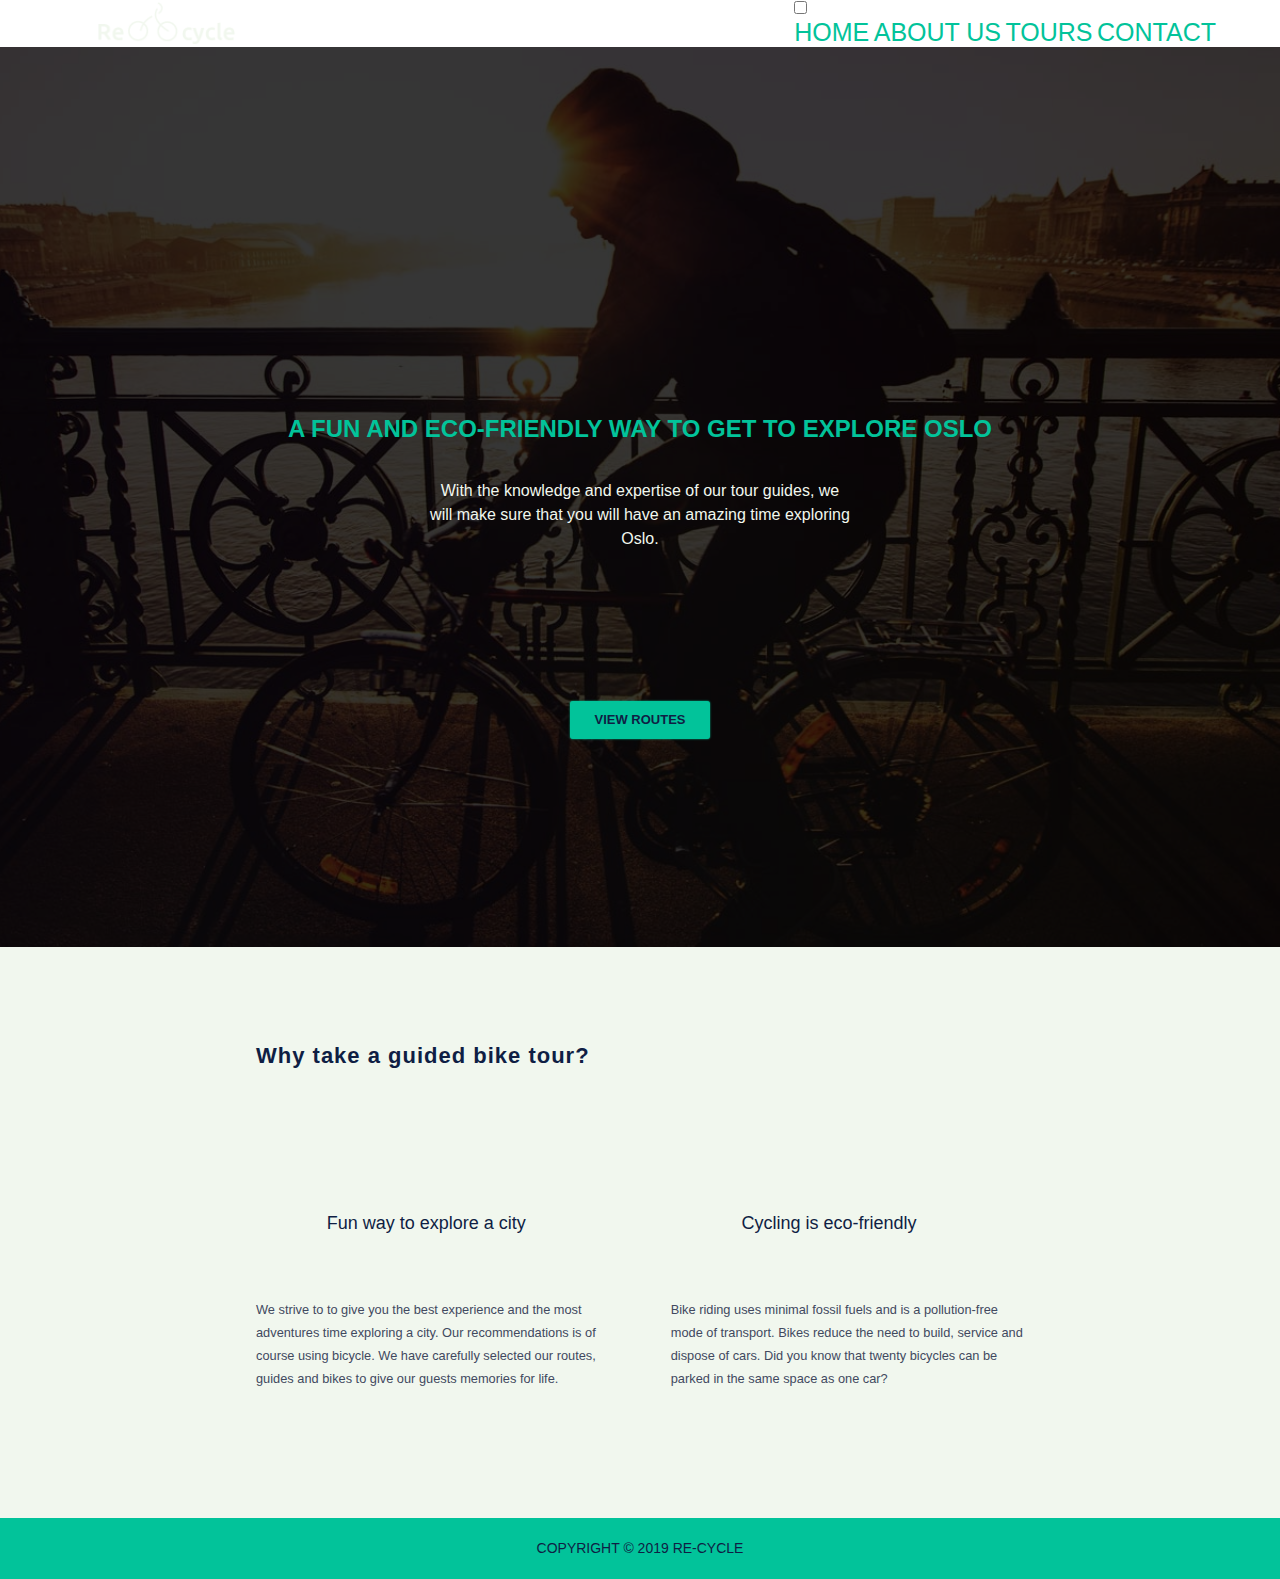
<file: index.html>
<!DOCTYPE html>
<html lang="en">

<head>
    <meta charset="UTF-8">
    <meta name="viewport" content="width=device-width, initial-scale=1.0">
    <meta http-equiv="X-UA-Compatible" content="ie=edge">
    <meta name="description" content="This webiste offers guided cyling tours in Oslo">
    <meta name="keywords" content="cycling, exploring, adventure, Norway, Oslo">
    <meta name="author" content="Farida Alin">
    <link href="https://fonts.googleapis.com/css?family=Barlow:300i,400,500|Ubuntu:500,700&display=swap"
        rel="stylesheet">
    <link rel="stylesheet" href="stylesheet.css" type="text/css">
    <title>Re-cycle</title>
</head>

<body>
    <header class="main-header">
        <div class="inner-header">
            <nav class="nav-bar">
                <img class="logo top-1" src="images/logo-re-cycle-v2.png" alt="">
                <div class="top-2">
                    <label class="mobile-menu" for="toggle">&#9776;</label>
                    <input type="checkbox" id="toggle">
                    <div class="menu">
                        <a href="index.html">Home</a>
                        <a href="about.html">About Us</a>
                        <a href="tours.html">Tours</a>
                        <a href="contact.html">Contact</a>
                    </div>
                </div>
            </nav>
        </div>
    </header>

    <main class="main-wrapper wrapper">
        <section class="image-bg">
            <div class="alpha-bg">
                <div class="img-content">
                    <h1>A Fun and eco-friendly way to get to explore Oslo</h1>
                    <p>With the knowledge and expertise of our tour guides, we will make sure that you
                        will have an amazing time exploring Oslo.
                    </p>
                </div>
                <div class="btn-container">
                    <a href="tours.html" class="btn">View Routes</a>
                </div>

            </div>
        </section>

        <article class="intro">
            <div class="outer-section">
                <header class="intro-header">
                    <h2>Why take a guided bike tour?</h2>
                </header>

                <section class="content-wrapper">
                    <div>
                        <h3 class="section-title">Fun way to explore a city</h3>
                        <p>
                            We strive to to give you the best experience and the most adventures time exploring a city.
                            Our
                            recommendations is of course using bicycle.
                            We have carefully selected our routes, guides and bikes to give our guests memories for
                            life.
                        </p>
                    </div>

                    <div>
                        <h3 class="section-title">Cycling is eco-friendly
                        </h3>
                        <p>
                            Bike riding uses minimal fossil fuels and is a pollution-free mode of transport. Bikes
                            reduce
                            the need to build, service and dispose of cars. Did you know that twenty bicycles can be
                            parked
                            in the same space as one car?
                        </p>
                    </div>
                </section>

            </div>
        </article>
    </main>

    <footer>
        <p>Copyright &copy; 2019 Re-Cycle</p>
    </footer>
</body>

</html>
</file>
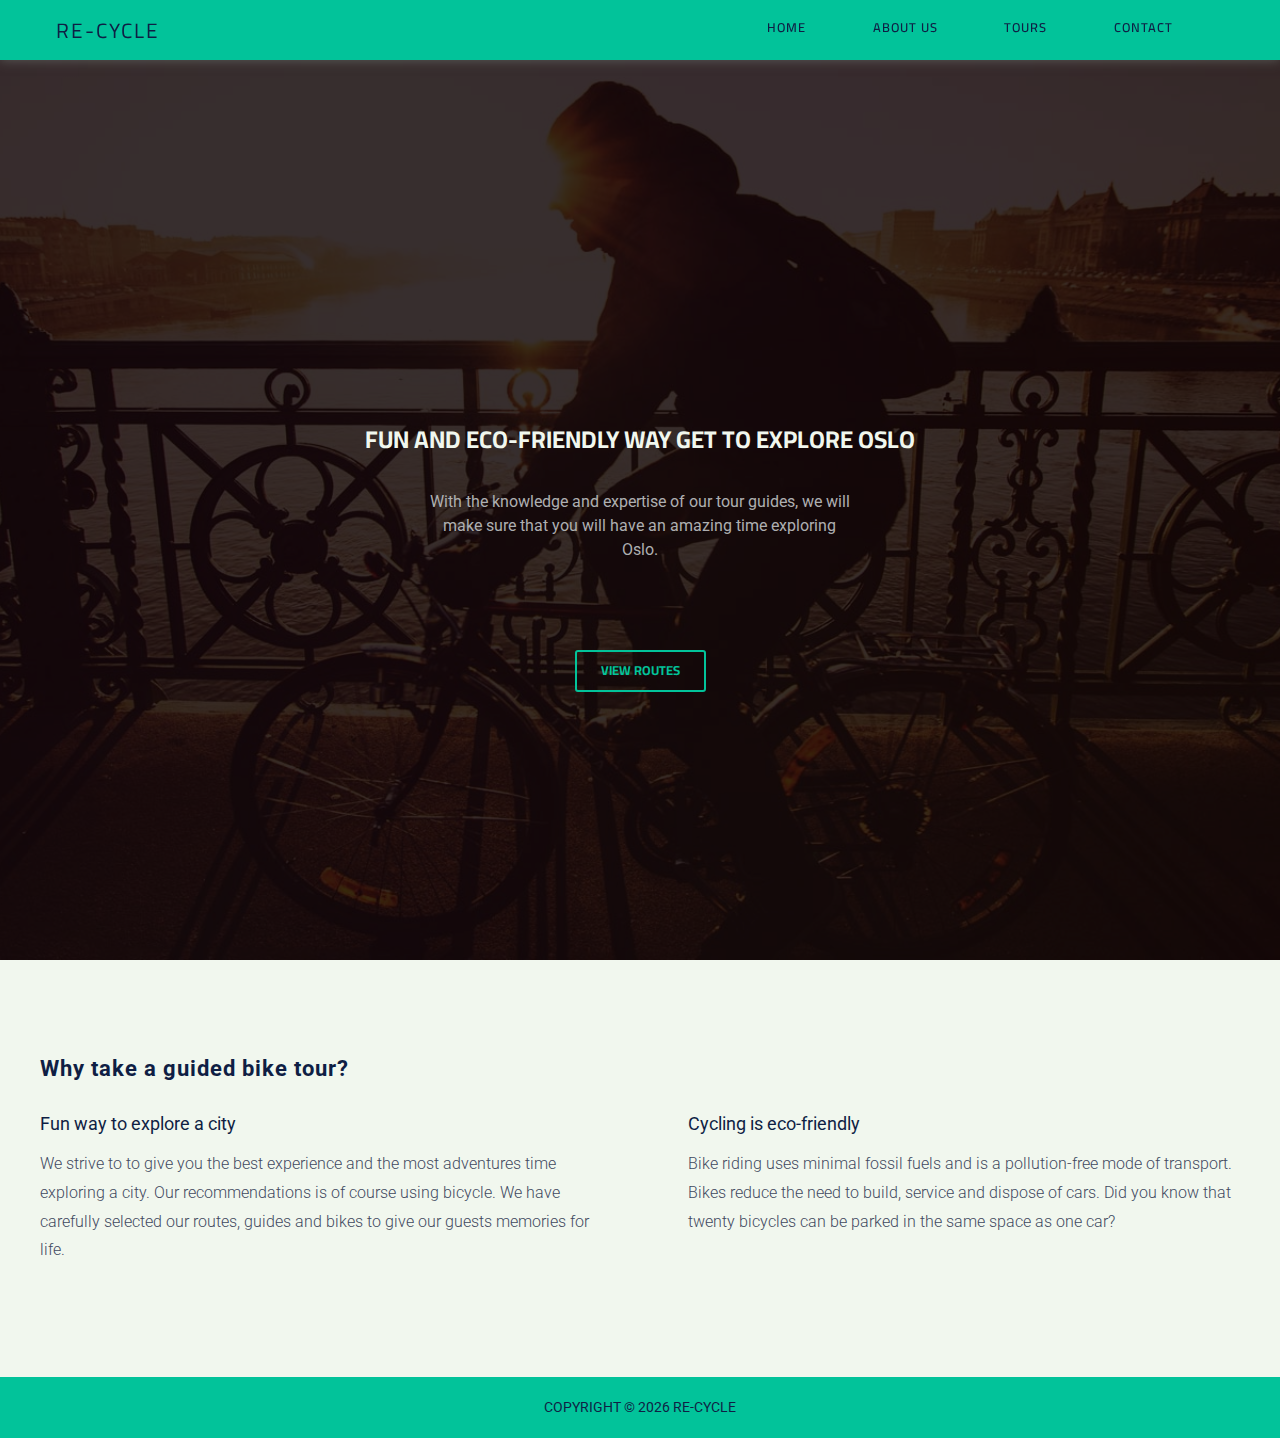
<file: version_2/index.html>
<!DOCTYPE html>
<html lang="en">

<head>
    <meta charset="UTF-8">
    <meta name="viewport" content="width=device-width, initial-scale=1.0">
    <meta http-equiv="X-UA-Compatible" content="ie=edge">
    <meta name="description" content="This webiste offers guided cyling tours in Oslo">
    <meta name="keywords" content="cycling, exploring, adventure, Norway, Oslo">
    <meta name="author" content="Farida Alin">
    <link href="https://fonts.googleapis.com/css2?family=Cairo:wght@400;600;700;900&family=Roboto:wght@100;300;400;500;700&display=swap" rel="stylesheet">
    <link rel="stylesheet" href="./css/stylesheet.css" type="text/css">    <title>Re-cycle</title>
</head>

<body>
    <header class="header-home">
        <nav class="nav-bar">
            <div class="logo"> <a href="index.html"> Re-Cycle</a>
            </div>
           
            <input type="checkbox" class="toggle" id="toggle"> 
            <label class="mobile-menu" for="toggle">&#9776;</label>            
                    <ul class="nav-links">
                        <li><a href="index.html">Home</a></li>
                        <li><a href="about.html">About Us</a></li>
                        <li><a href="tours.html">Tours</a></li>
                        <li><a href="contact.html">Contact</a></li>
                    </ul>
        </nav>
    </header>

    <main class="main-wrapper wrapper">
        <section class="image-bg">
            <div class="alpha-bg">
                    <div class="img-content">
                        <h1>Fun and eco-friendly way get to explore Oslo</h1>
                        <p>With the knowledge and expertise of our tour guides, we will make sure that you
                            will have an amazing time exploring Oslo.
                        </p>
                        <div class="btn-container">
                            <a href="tours.html" class="btn">View Routes</a>
                        </div>
                    </div>
            </div>
        </section>

        <article class="intro">
            <div class="outer-section">
                <header class="intro-header">
                    <h2>Why take a guided bike tour?</h2>
                </header>

                <section class="content-wrapper">
                    <div>
                        <h3>Fun way to explore a city</h3>
                        <p>
                            We strive to to give you the best experience and the most adventures time exploring a city.
                            Our
                            recommendations is of course using bicycle.
                            We have carefully selected our routes, guides and bikes to give our guests memories for
                            life.
                        </p>
                    </div>

                    <div>
                        <h3>Cycling is eco-friendly
                        </h3>
                        <p>
                            Bike riding uses minimal fossil fuels and is a pollution-free mode of transport. Bikes
                            reduce
                            the need to build, service and dispose of cars. Did you know that twenty bicycles can be
                            parked
                            in the same space as one car?
                        </p>
                    </div>
                </section>

            </div>
        </article>
    </main>

    <footer>
        <p class="copyright">Copyright &copy; 2019 Re-Cycle</p>
    </footer>

    <script src="./js/script.js"></script>
</body>

</html>
</file>
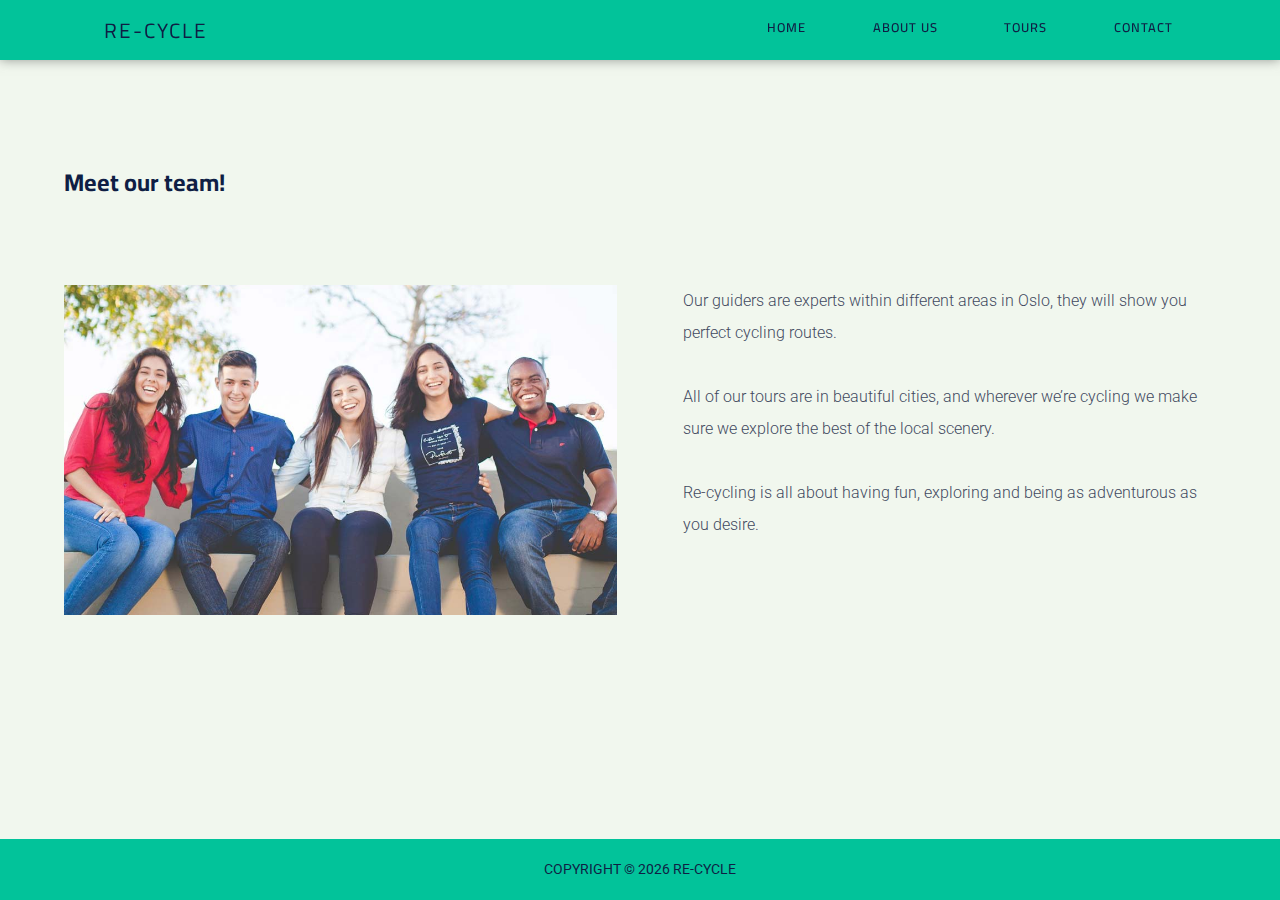
<file: about.html>
<!DOCTYPE html>
<html lang="en">

<head>
    <meta charset="UTF-8">
    <meta name="viewport" content="width=device-width, initial-scale=1.0">
    <meta http-equiv="X-UA-Compatible" content="ie=edge">
    <meta name="description" content="This webiste offers guided cyling tours in Oslo">
    <meta name="keywords" content="cycling, exploring, adventure, Norway, Oslo">
    <meta name="author" content="Farida Alin">
    <link href="https://fonts.googleapis.com/css2?family=Cairo:wght@400;600;700;900&family=Roboto:wght@100;300;400;500;700&display=swap" rel="stylesheet">
    <link href="https://fonts.googleapis.com/css2?family=Roboto:wght@100;300;400;500;700&display=swap" rel="stylesheet">
    <link rel="stylesheet" href="./css/stylesheet.css" type="text/css">
    <title>About us</title>
</head>

<body>
    <header class="header">
        <nav class="nav-bar">
            <div class="logo"> <a href="index.html"> Re-Cycle</a>
            </div>
           
            <input type="checkbox" class="toggle" id="toggle"> 
            <label class="mobile-menu" for="toggle">&#9776;</label>            
                    <ul class="nav-links">
                        <li><a href="index.html">Home</a></li>
                        <li><a href="about.html">About Us</a></li>
                        <li><a href="tours.html">Tours</a></li>
                        <li><a href="contact.html">Contact</a></li>
                    </ul>
        </nav>
    </header>


    <main class="main-wrapper about-wrapper">
        <div class="section-title ">
            <h1 class="about-title">Meet our team!</h1>
        </div>
        <article class="container">

                <div class="img-container">
                </div>
          
            <div class="inner-container-2">
                <div class="content-right">
                    <p>
                        Our guiders are experts within different areas in Oslo, they will show you perfect cycling
                        routes. <br><br>

                        All of our tours are in beautiful cities, and wherever we’re cycling we make sure we explore
                        the best of the local scenery. <br><br>

                        Re-cycling is all about having fun, exploring and being as adventurous as you desire.
                    </p>
                </div>
            </div>
        </article>
    </main>


    <footer>
        <p class="copyright">Copyright &copy; 2019 Re-Cycle</p>
    </footer>

    <script src="script.js"></script>
</body>

</html>
</file>
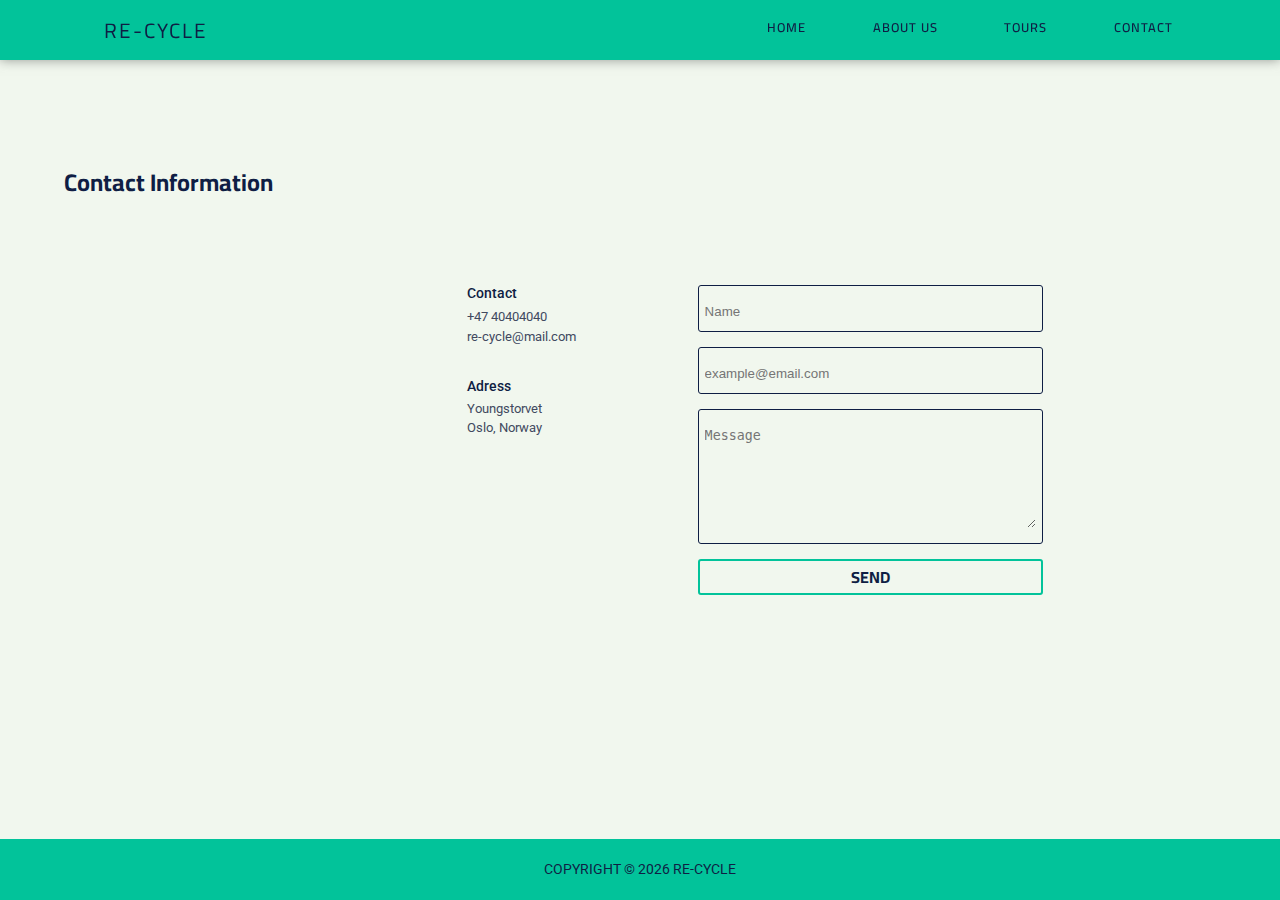
<file: contact.html>
<!DOCTYPE html>
<html lang="en">

<head>
    <meta charset="UTF-8">
    <meta name="viewport" content="width=device-width, initial-scale=1.0">
    <meta http-equiv="X-UA-Compatible" content="ie=edge">
    <meta name="description" content="This webiste offers guided cyling tours in Oslo">
    <meta name="keywords" content="cycling, exploring, adventure, Norway, Oslo">
    <meta name="author" content="Farida Alin">
    <link href="https://fonts.googleapis.com/css2?family=Cairo:wght@400;600;700;900&family=Roboto:wght@100;300;400;500;700&display=swap" rel="stylesheet">
    <link href="https://fonts.googleapis.com/css2?family=Roboto:wght@100;300;400;500;700&display=swap" rel="stylesheet">
    <link rel="stylesheet" href="./css/stylesheet.css" type="text/css">
    <title>Contact</title>
</head>

<body>
    <header class="header">
        <nav class="nav-bar">
            <div class="logo"> <a href="index.html"> Re-Cycle</a>
            </div>
           
            <input type="checkbox" class="toggle" id="toggle"> 
            <label class="mobile-menu" for="toggle">&#9776;</label>            
                    <ul class="nav-links">
                        <li><a href="index.html">Home</a></li>
                        <li><a href="about.html">About Us</a></li>
                        <li><a href="tours.html">Tours</a></li>
                        <li><a href="contact.html">Contact</a></li>
                    </ul>
        </nav>
    </header>

    <main class="main-wrapper contact-wrapper">
        <div class="section-title">
            <h1 class="contact-title">Contact Information</h1>
        </div>
        <section class="container"> 
            <div class="contact-inner-wrapper">
                <div class="inner-container">
                    <div class="contact-info">
                        <h3 class="inner-contact-title">Contact</h3>
                        <div class="contact-info top">
                            <p>+47 40404040 <br>re-cycle@mail.com</p>
                        </div>
                    </div>
    
                    <div class="contact-info">
                        <h3 class="inner-contact-title adress">Adress</h3>
    
                        <div class="contact-info bottom">
                            <p>Youngstorvet <br>Oslo, Norway</p>
                        </div>
                    </div>
                </div>
    
    
                <form>
                    <div class="txt-form">
                        <label class="label" for="fullname"></label>
                        <input type="text" id="name" name="name" placeholder="Name">
                    </div>
                    <div class="txt-form">
                        <label class="label" for="email"></label>
                        <input type="text" id="email" name="email" placeholder="example@email.com">
                    </div>
    
                    <div class="txt-form">
                        <label class="label" for="comment"></label>
                        <textarea name="comment" id="comment" placeholder="Message"></textarea>
                    </div>
                    <a class="btn btn-form">Send</a>
                </form>
            </div>
         

        </section>


    </main>

    <footer>
        <p class="copyright">Copyright &copy; 2019 Re-Cycle</p>
    </footer>

    <script src="script.js"></script>
</body>

</html>
</file>
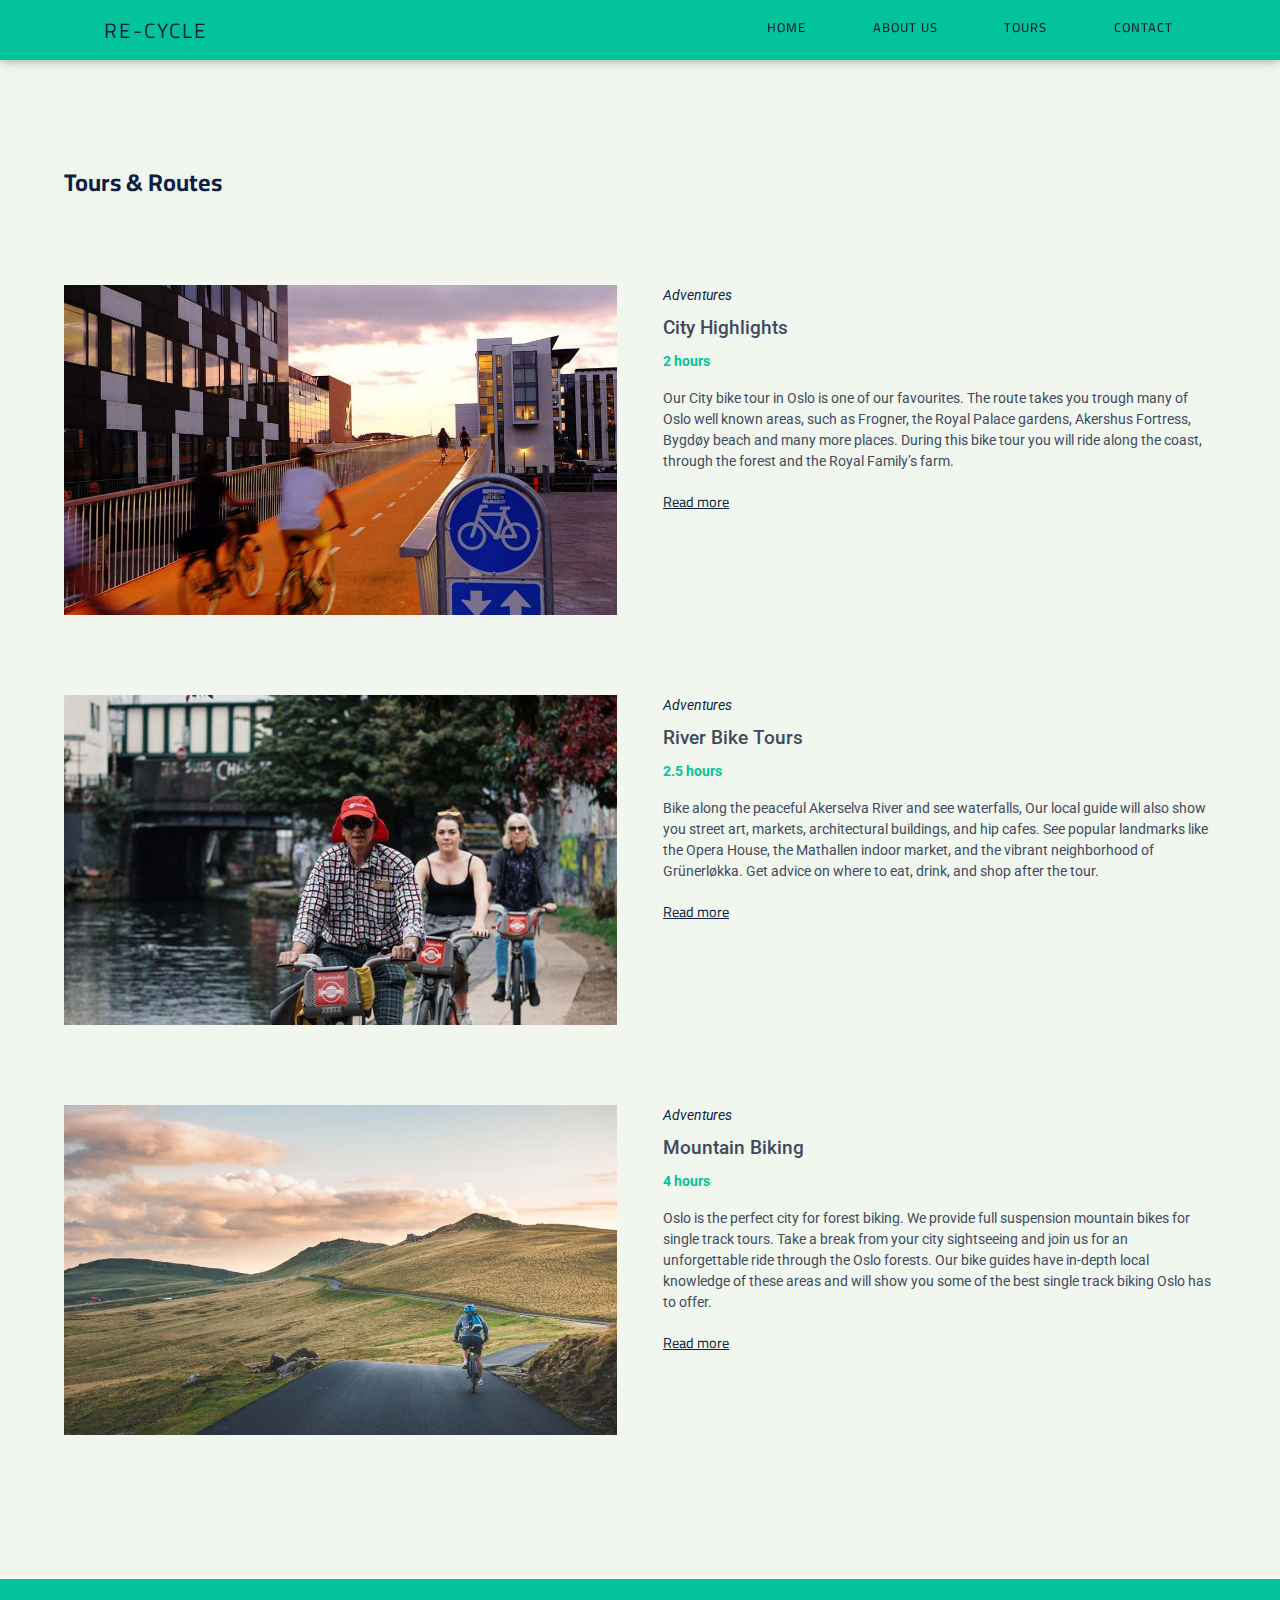
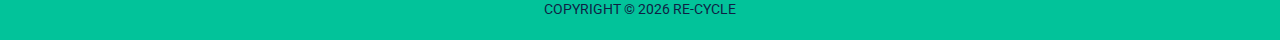
<file: tours.html>
<!DOCTYPE html>
<html lang="en">

<head>
    <meta charset="UTF-8">
    <meta name="viewport" content="width=device-width, initial-scale=1.0">
    <meta http-equiv="X-UA-Compatible" content="ie=edge">
    <meta name="description" content="This webiste offers guided cyling tours in Oslo">
    <meta name="keywords" content="cycling, exploring, adventure, Norway, Oslo">
    <meta name="author" content="Farida Alin">
    <link href="https://fonts.googleapis.com/css2?family=Cairo:wght@400;600;700;900&family=Roboto:wght@100;300;400;500;700&display=swap" rel="stylesheet">
    <link href="https://fonts.googleapis.com/css2?family=Roboto:wght@100;300;400;500;700&display=swap" rel="stylesheet">
    <link rel="stylesheet" href="./css/stylesheet.css" type="text/css">    
    <title>Tours</title>
</head>

<body>
    <header class="header">
        <nav class="nav-bar">
            <div class="logo"> <a href="index.html"> Re-Cycle</a>
            </div>
           
            <input type="checkbox" class="toggle" id="toggle"> 
            <label class="mobile-menu" for="toggle">&#9776;</label>            
                    <ul class="nav-links">
                        <li><a href="index.html">Home</a></li>
                        <li><a href="about.html">About Us</a></li>
                        <li><a href="tours.html">Tours</a></li>
                        <li><a href="contact.html">Contact</a></li>
                    </ul>
        </nav>
    </header>


    <main class="main-wrapper tour-wrapper">
        <div class="section-title">
            <h1 class="tour-title">Tours & Routes</h1>
        </div>


        <section class="container">
            <div class="card tour-container">
                <div class="img-container">
                </div>
                    <div class="content-container">
                        <p class="adventures">Adventures</p>
                        <p class="card-title">City Highlights <span class="time">2 hours</span></p>
                        <p class="tour-content">
                            Our City bike tour in Oslo is one of our favourites. The route takes you trough many of Oslo
                            well known areas, such as Frogner, the Royal Palace gardens, Akershus Fortress, Bygdøy beach and
                            many more places.
                            During this bike tour you will ride along the coast, through the forest and the Royal Family’s
                            farm. </p>
                                <a href="">Read more</a>                 
                    </div>
            </div>
            <div class="card tour-container">
                <div class="img-container">
                </div>

                <div class="content-container">
                    <p class="adventures">Adventures</p>
                    <p class="card-title">River Bike Tours<span class="time">2.5 hours</span></p>
                    <p class="tour-content">Bike along the peaceful Akerselva River and see waterfalls, Our local guide
                        will also show you street art, markets, architectural buildings, and hip cafes. See popular
                        landmarks like the Opera House, the Mathallen indoor market, and the vibrant neighborhood of
                        Grünerløkka. Get advice on where to eat, drink, and shop after the tour.
                    </p>                      
                        <a href="">Read more</a>
                </div>
            </div>

            <div class="card tour-container">
                <div class="img-container">
                </div>

                <div class="content-container">
                    <p class="adventures">Adventures</p>
                    <p class="card-title">Mountain Biking <span class="time">4 hours</span></p>
                    <p class="tour-content">Oslo is the perfect city for forest biking. We provide full suspension
                        mountain bikes for single track tours. Take a break from your city sightseeing and join us for
                        an unforgettable ride through the Oslo forests. Our bike guides have in-depth local knowledge of
                        these areas and will show you some of the best single track biking Oslo has to offer.
                    </p>
                        <a class="read-more" href="">Read more</a>
                </div>
            </div>
  
        </section>

    </main>

    <footer>
        <p class="copyright">Copyright &copy; 2019 Re-Cycle</p>
    </footer>

    <script src="script.js"></script>
</body>

</html>
</file>
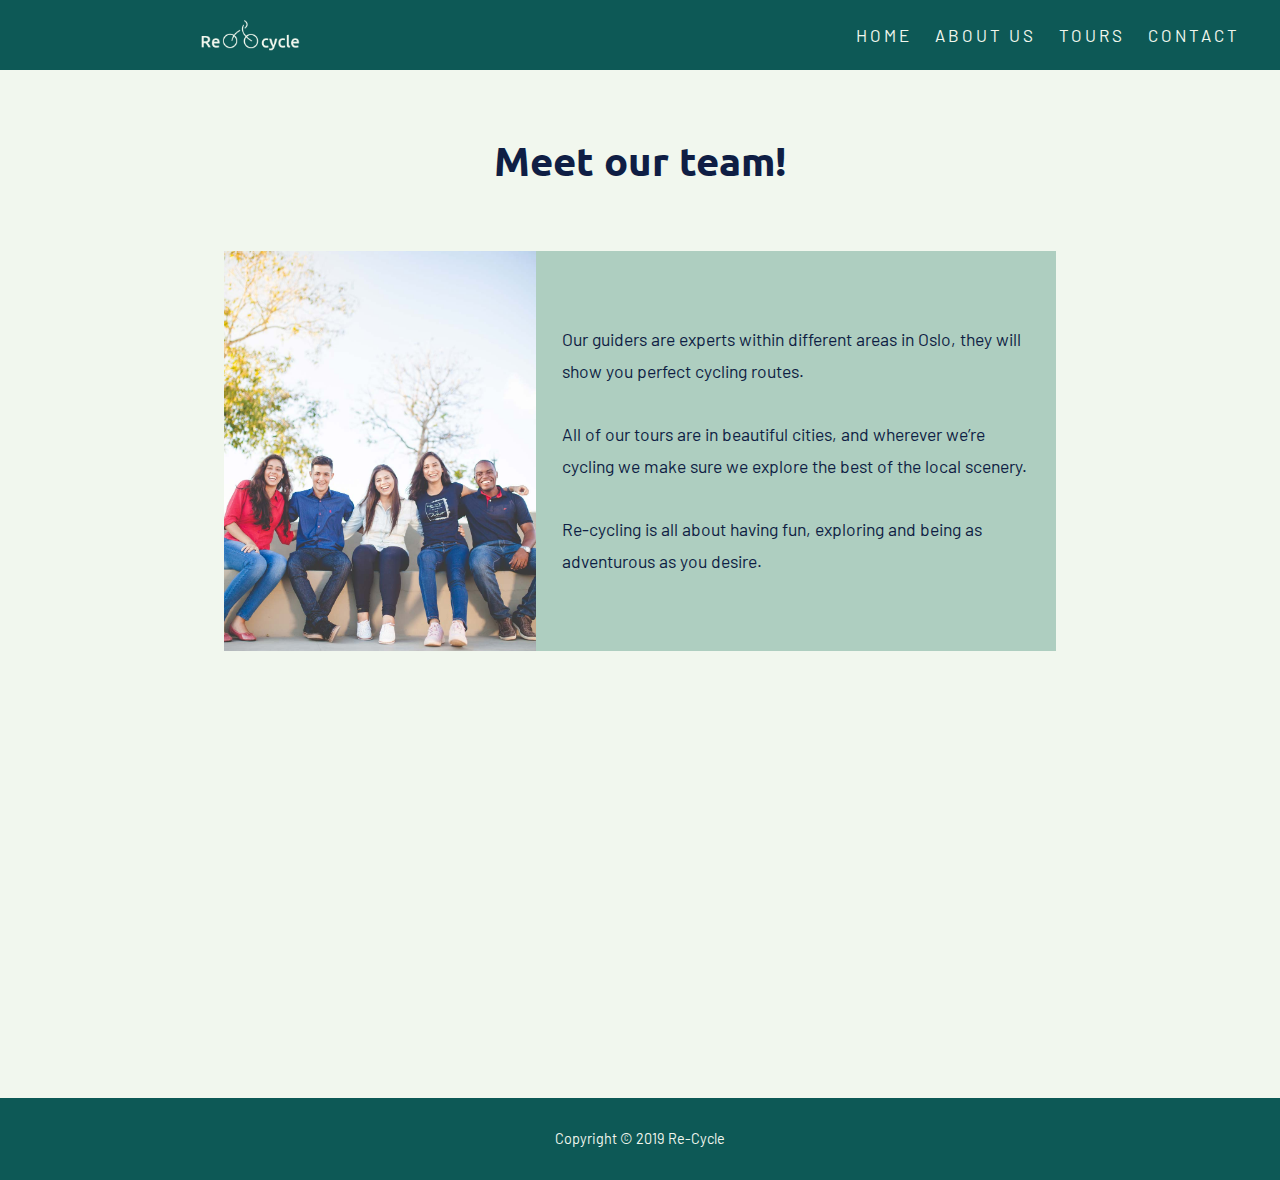
<file: version_1/about.html>
<!DOCTYPE html>
<html lang="en">

<head>
    <meta charset="UTF-8">
    <meta name="viewport" content="width=device-width, initial-scale=1.0">
    <meta http-equiv="X-UA-Compatible" content="ie=edge">
    <meta name="description" content="This webiste offers guided cyling tours in Oslo">
    <meta name="keywords" content="cycling, exploring, adventure, Norway, Oslo">
    <meta name="author" content="Farida Alin">
    <link href="https://fonts.googleapis.com/css?family=Barlow:300i,400,500|Ubuntu:500,700&display=swap"
        rel="stylesheet">
    <link rel="stylesheet" href="stylesheet.css" type="text/css">
    <title>About us</title>
</head>

<body>
    <header class="main-header">
        <div class="inner-header">
            <nav class="nav-bar">
                <img class="logo top-1" src="images/logo-re-cycle-v2.png" alt="">
                <div class="top-2">
                    <label class="mobile-menu" for="toggle">&#9776;</label>
                    <input type="checkbox" id="toggle">
                    <div class="menu">
                        <a href="index.html">Home</a>
                        <a href="about.html">About Us</a>
                        <a href="tours.html">Tours</a>
                        <a href="contact.html">Contact</a>
                    </div>
                </div>
            </nav>
        </div>
    </header>


    <main class="main-wrapper about-wrapper">
        <div>
            <h1 class="section-title about-title">Meet our team!</h1>
        </div>
        <article class="container">
            <div class="inner-container-1">
                <div class="img-left">
                    <div class="bg-img-team">
                    </div>
                </div>
            </div>
            <div class="inner-container-2">
                <div class="content-right">
                    <p>
                        Our guiders are experts within different areas in Oslo, they will show you perfect cycling
                        routes. <br><br>

                        All of our tours are in beautiful cities, and wherever we’re cycling we make sure we explore
                        the best of the local scenery. <br><br>

                        Re-cycling is all about having fun, exploring and being as adventurous as you desire.
                    </p>
                </div>
            </div>
        </article>
    </main>

    <footer>
        <p>Copyright &copy; 2019 Re-Cycle</p>
    </footer>
</body>

</html>
</file>
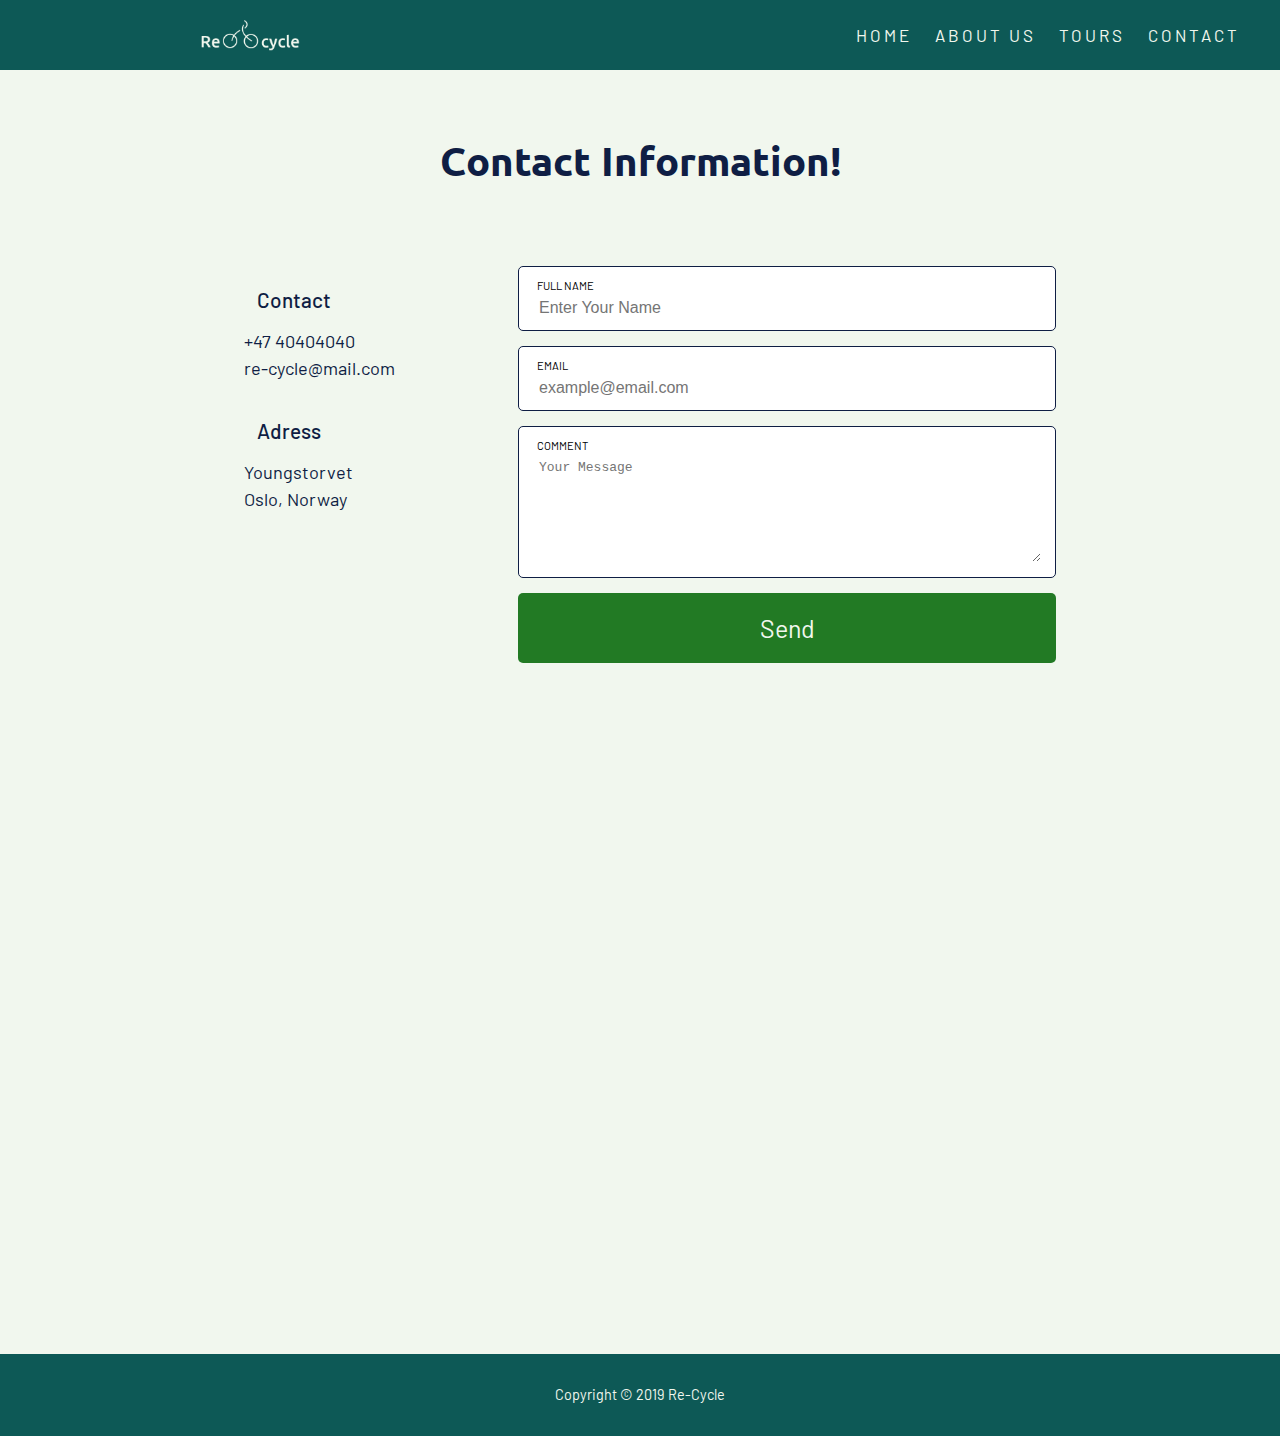
<file: version_1/contact.html>
<!DOCTYPE html>
<html lang="en">

<head>
    <meta charset="UTF-8">
    <meta name="viewport" content="width=device-width, initial-scale=1.0">
    <meta http-equiv="X-UA-Compatible" content="ie=edge">
    <meta name="description" content="This webiste offers guided cyling tours in Oslo">
    <meta name="keywords" content="cycling, exploring, adventure, Norway, Oslo">
    <meta name="author" content="Farida Alin">
    <link href="https://fonts.googleapis.com/css?family=Barlow:300i,400,500|Ubuntu:500,700&display=swap"
        rel="stylesheet">
    <link rel="stylesheet" href="stylesheet.css" type="text/css">
    <title>Contact</title>
</head>

<body>
    <header class="main-header">
        <div class="inner-header">
            <nav class="nav-bar">
                <img class="logo top-1" src="images/logo-re-cycle-v2.png" alt="">
                <div class="top-2">
                    <label class="mobile-menu" for="toggle">&#9776;</label>
                    <input type="checkbox" id="toggle">
                    <div class="menu">
                        <a href="index.html">Home</a>
                        <a href="about.html">About Us</a>
                        <a href="tours.html">Tours</a>
                        <a href="contact.html">Contact</a>
                    </div>
                </div>
            </nav>
        </div>
    </header>

    <main class="main-wrapper contact-wrapper">
        <div>
            <h1 class="section-title contact-title">Contact Information!</h1>
        </div>
        <section class="container contact-text">
            <div class="inner-container-1 contact-flex">
                <div class="contact-info-container">
                    <p class="inner-contact-title">Contact</p>
                    <div class="contact-info top">
                        <p>+47 40404040</p>
                        <p>re-cycle@mail.com</p>
                    </div>
                </div>

                <div class="contact-info-container">
                    <p class="inner-contact-title adress">Adress</p>

                    <div class="contact-info bottom">
                        <p>Youngstorvet</p>
                        <p>Oslo, Norway</p>
                    </div>
                </div>
            </div>


            <form action="" class="contact-info inner-contact-form">
                <div class="txt-form">
                    <label class="label" for="fullname">Full name</label>
                    <input type="text" id="name" name="name" placeholder="Enter Your Name ">
                </div>
                <div class="txt-form">
                    <label class="label" for="email">Email</label>
                    <input type="text" id="email" name="email" placeholder="example@email.com">
                </div>

                <div class="txt-form">
                    <label class="label" for="comment">Comment</label>
                    <textarea name="comment" id="comment" placeholder="Your Message"></textarea>
                </div>
                <a class="btn-form">Send</a>
            </form>

        </section>


    </main>

    <footer>
        <p>Copyright &copy; 2019 Re-Cycle</p>
    </footer>
</body>

</html>
</file>
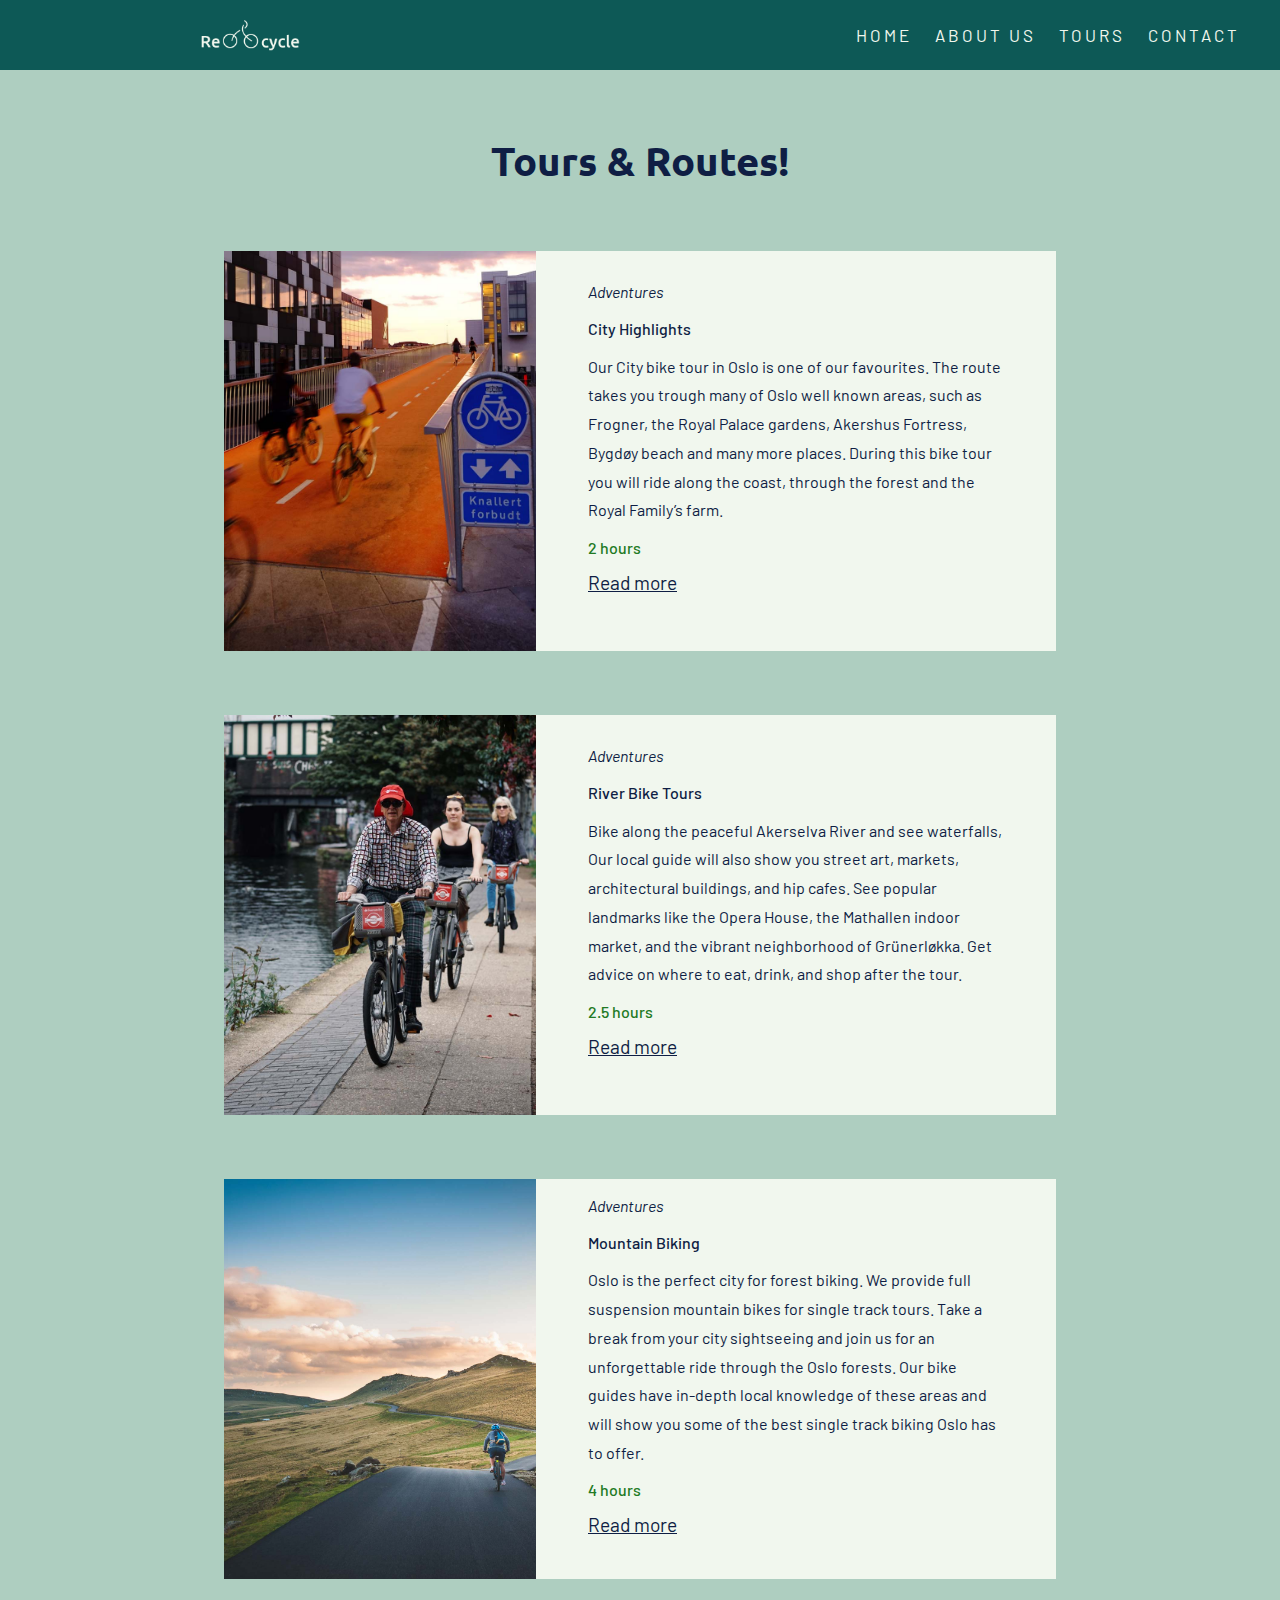
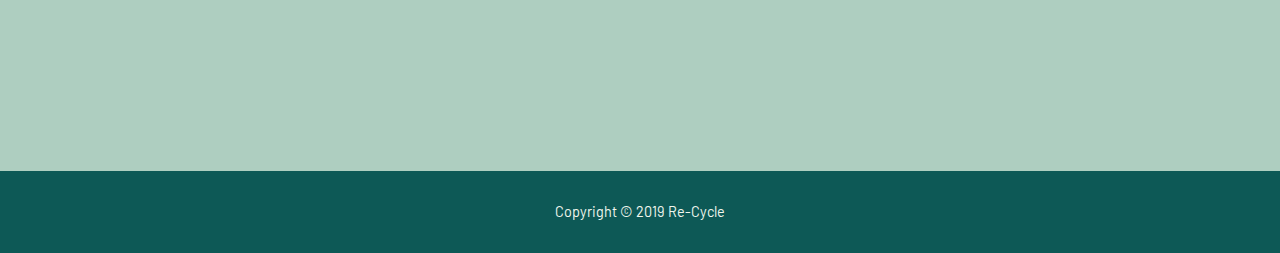
<file: version_1/tours.html>
<!DOCTYPE html>
<html lang="en">

<head>
    <meta charset="UTF-8">
    <meta name="viewport" content="width=device-width, initial-scale=1.0">
    <meta http-equiv="X-UA-Compatible" content="ie=edge">
    <meta name="description" content="This webiste offers guided cyling tours in Oslo">
    <meta name="keywords" content="cycling, exploring, adventure, Norway, Oslo">
    <meta name="author" content="Farida Alin">
    <link href="https://fonts.googleapis.com/css?family=Barlow:300i,400,500|Ubuntu:500,700&display=swap"
        rel="stylesheet">
    <link rel="stylesheet" href="stylesheet.css" type="text/css">
    <title>Tours</title>
</head>

<body>
    <header class="main-header">
        <div class="inner-header">
            <nav class="nav-bar">
                <img class="logo top-1" src="images/logo-re-cycle-v2.png" alt="">
                <div class="top-2">
                    <label class="mobile-menu" for="toggle">&#9776;</label>
                    <input type="checkbox" id="toggle">
                    <div class="menu">
                        <a href="index.html">Home</a>
                        <a href="about.html">About Us</a>
                        <a href="tours.html">Tours</a>
                        <a href="contact.html">Contact</a>
                    </div>
                </div>
            </nav>
        </div>
    </header>


    <main class="main-wrapper tour-wrapper">
        <div>
            <h1 class="section-title tour-title">Tours & Routes!</h1>
        </div>


        <section class="container tour-container ">
            <div class="inner-container-1">
                <div class="bg-img-city">
                </div>
            </div>
            <div class="inner-container-2 inner-container-bg">
                <div class="content-right tour-content-right tour-content-right-city">
                    <p class="adventures">Adventures</p>
                    <p class="card-title">City Highlights</p>
                    <p class="tour-content">
                        Our City bike tour in Oslo is one of our favourites. The route takes you trough many of Oslo
                        well known areas, such as Frogner, the Royal Palace gardens, Akershus Fortress, Bygdøy beach and
                        many more places.
                        During this bike tour you will ride along the coast, through the forest and the Royal Family’s
                        farm. </p>
                    <p class="time">2 hours</p>
                    <a href="">Read more</a>
                </div>
            </div>
        </section>

        <section class="container tour-container reverse">
            <div class="inner-container-1">
                <div class="bg-img-river">
                </div>
            </div>
            <div class="inner-container-2 inner-container-bg">
                <div class="content-right tour-content-right tour-content-right-river">
                    <p class="adventures">Adventures</p>
                    <p class="card-title">River Bike Tours</p>
                    <p class="tour-content">Bike along the peaceful Akerselva River and see waterfalls, Our local guide
                        will also show you street art, markets, architectural buildings, and hip cafes. See popular
                        landmarks like the Opera House, the Mathallen indoor market, and the vibrant neighborhood of
                        Grünerløkka. Get advice on where to eat, drink, and shop after the tour.
                    </p>
                    <p class="time">2.5 hours</p>
                    <a href="">Read more</a>
                </div>
            </div>
        </section>

        <section class="container tour-container">
            <div class="inner-container-1">
                <div class="bg-img-mountain">
                </div>
            </div>
            <div class="inner-container-2 inner-container-bg">
                <div class="content-right tour-content-right tour-content-right-mountain">
                    <p class="adventures">Adventures</p>
                    <p class="card-title">Mountain Biking</p>
                    <p class="tour-content">Oslo is the perfect city for forest biking. We provide full suspension
                        mountain bikes for single track tours. Take a break from your city sightseeing and join us for
                        an unforgettable ride through the Oslo forests. Our bike guides have in-depth local knowledge of
                        these areas and will show you some of the best single track biking Oslo has to offer.
                    </p>
                    <p class="time">4 hours</p>
                    <a class="read-more" href="">Read more</a>
                </div>
            </div>
        </section>

    </main>

    <footer>
        <p>Copyright &copy; 2019 Re-Cycle</p>
    </footer>
</body>

</html>
</file>
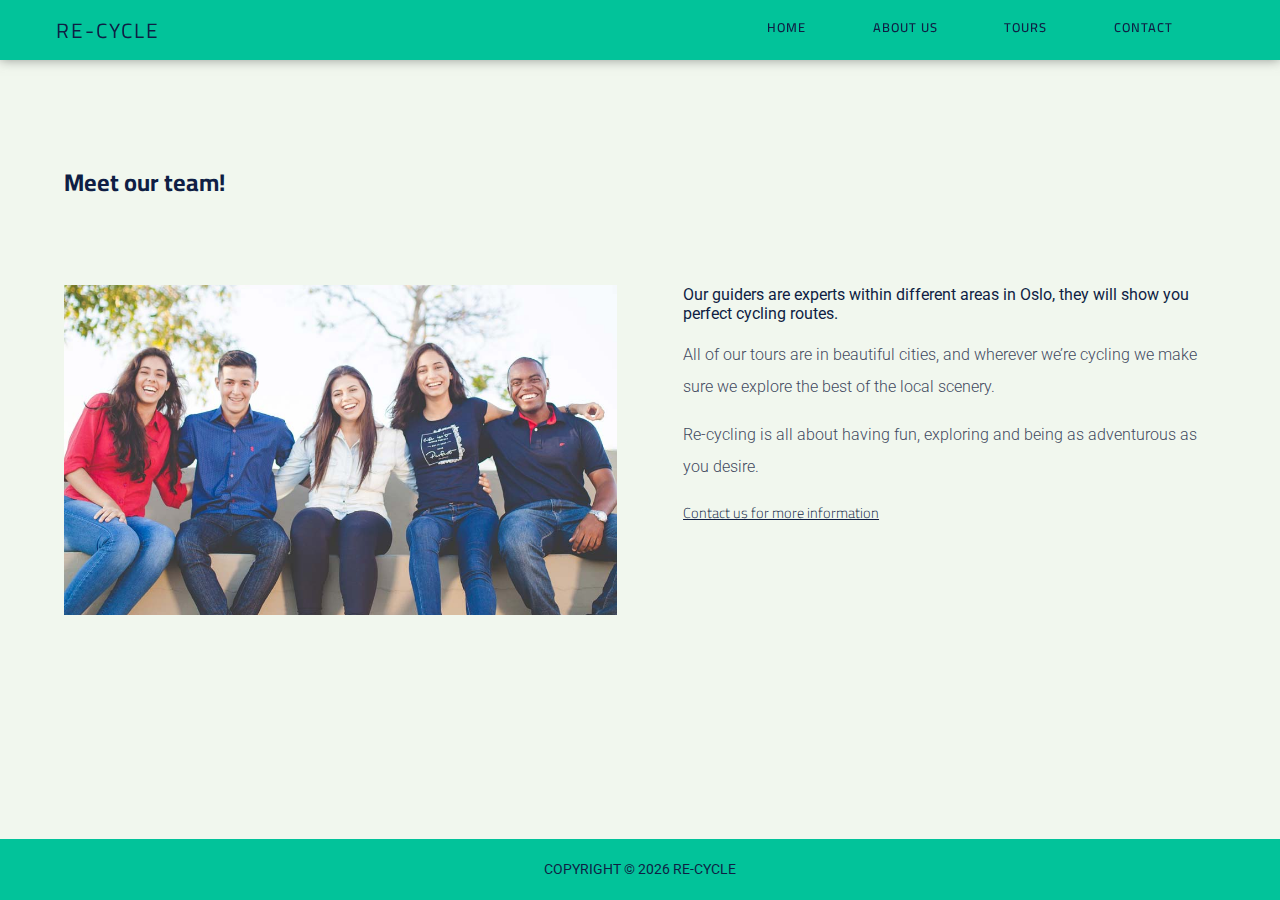
<file: version_2/about.html>
<!DOCTYPE html>
<html lang="en">

<head>
    <meta charset="UTF-8">
    <meta name="viewport" content="width=device-width, initial-scale=1.0">
    <meta http-equiv="X-UA-Compatible" content="ie=edge">
    <meta name="description" content="This webiste offers guided cyling tours in Oslo">
    <meta name="keywords" content="cycling, exploring, adventure, Norway, Oslo">
    <meta name="author" content="Farida Alin">
    <link href="https://fonts.googleapis.com/css2?family=Cairo:wght@400;600;700;900&family=Roboto:wght@100;300;400;500;700&display=swap" rel="stylesheet">
    <link rel="stylesheet" href="./css/stylesheet.css" type="text/css">
    <title>About us</title>
</head>

<body>
    <header class="header">
        <nav class="nav-bar">
            <div class="logo"> <a href="index.html"> Re-Cycle</a>
            </div>
           
            <input type="checkbox" class="toggle" id="toggle"> 
            <label class="mobile-menu" for="toggle">&#9776;</label>            
                    <ul class="nav-links">
                        <li><a href="index.html">Home</a></li>
                        <li><a href="about.html">About Us</a></li>
                        <li><a href="tours.html">Tours</a></li>
                        <li><a href="contact.html">Contact</a></li>
                    </ul>
        </nav>
    </header>


    <main class="main-wrapper about-wrapper">
        <div class="section-title ">
            <h1 class="about-title">Meet our team!</h1>
        </div>
        <article class="container">

                <div class="img-container">
                </div>
          
            <div class="inner-container-2">
                <div class="content-right">
                    <h3>
                        Our guiders are experts within different areas in Oslo, they will show you perfect cycling
                        routes. </h3> 
                        <p>All of our tours are in beautiful cities, and wherever we’re cycling we make sure we explore
                        the best of the local scenery. </p>
                        <p>Re-cycling is all about having fun, exploring and being as adventurous as you desire. </p>
                            <a href="./contact.html">Contact us for more information</a>
                </div>
            </div>
        </article>
    </main>


    <footer>
        <p class="copyright">Copyright &copy; 2019 Re-Cycle</p>
    </footer>

    <script src="./js/script.js"></script>
</body>

</html>
</file>
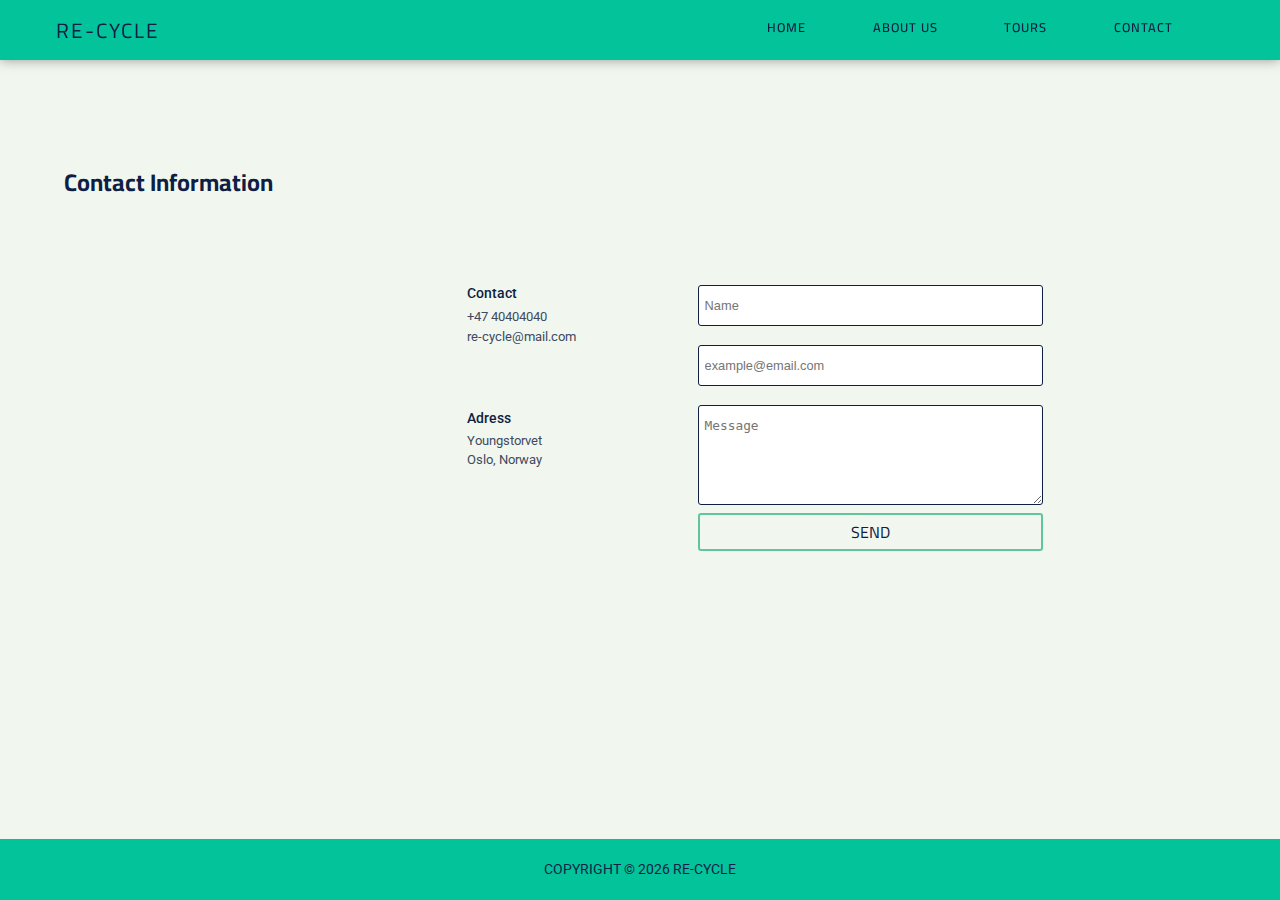
<file: version_2/contact.html>
<!DOCTYPE html>
<html lang="en">

<head>
    <meta charset="UTF-8">
    <meta name="viewport" content="width=device-width, initial-scale=1.0">
    <meta http-equiv="X-UA-Compatible" content="ie=edge">
    <meta name="description" content="This webiste offers guided cyling tours in Oslo">
    <meta name="keywords" content="cycling, exploring, adventure, Norway, Oslo">
    <meta name="author" content="Farida Alin">
    <link href="https://fonts.googleapis.com/css2?family=Cairo:wght@400;600;700;900&family=Roboto:wght@100;300;400;500;700&display=swap" rel="stylesheet">
    <link rel="stylesheet" href="./css/stylesheet.css" type="text/css">
    <title>Contact</title>
</head>

<body>
    <header class="header">
        <nav class="nav-bar">
            <div class="logo"> <a href="index.html"> Re-Cycle</a>
            </div>
           
            <input type="checkbox" class="toggle" id="toggle"> 
            <label class="mobile-menu" for="toggle">&#9776;</label>            
                    <ul class="nav-links">
                        <li><a href="index.html">Home</a></li>
                        <li><a href="about.html">About Us</a></li>
                        <li><a href="tours.html">Tours</a></li>
                        <li><a href="contact.html">Contact</a></li>
                    </ul>
        </nav>
    </header>

    <main class="main-wrapper contact-wrapper">
        <div class="section-title">
            <h1 class="contact-title">Contact Information</h1>
        </div>
        <section class="container"> 
            <div class="contact-inner-wrapper">
                <div class="inner-container">
                    <div class="contact-info">
                        <h3 class="inner-contact-title">Contact</h3>
                        <div class="contact-info top">
                            <p>+47 40404040 <br>re-cycle@mail.com</p>
                        </div>
                    </div>
    
                    <div class="contact-info">
                        <h3 class="inner-contact-title adress">Adress</h3>
    
                        <div class="contact-info bottom">
                            <p>Youngstorvet <br>Oslo, Norway</p>
                        </div>
                    </div>
                </div>
    
    
                <form>
                    <div class="txt-form">
                        <label class="label" for="fullname"></label>
                        <input type="text" id="name" name="name" placeholder="Name">
                        <span id="nameError">Please type in full name</span>
                    </div>
                    <div class="txt-form">
                        <label class="label" for="email"></label>
                        <input type="text" id="email" name="email" placeholder="example@email.com">
                        <span id="emailError">Please type in valid email</span>
                    </div>
    
                    <div class="txt-form">
                        <label class="label" for="comment"></label>
                        <textarea name="comment" id="comment" placeholder="Message"></textarea>
                        <span id="commentError">Message must be more than 10 words</span>
                    </div>
                    <button type="submit" class="btn-form"><a>Send</a></button>
                </form>
                <div class="successMessage">
                    <p>Thank you for contacting us, we will come back to you as soon as we can.</p>
                    <p>Kind regards,</p>
                    <p>Re-Cycle</p>
                </div>
            </div>
         

        </section>


    </main>

    <footer>
        <p class="copyright">Copyright &copy; 2019 Re-Cycle</p>
    </footer>

<script src="./js/script.js"></script>
<script src="./js/formvalidation.js"></script>
</body>

</html>
</file>
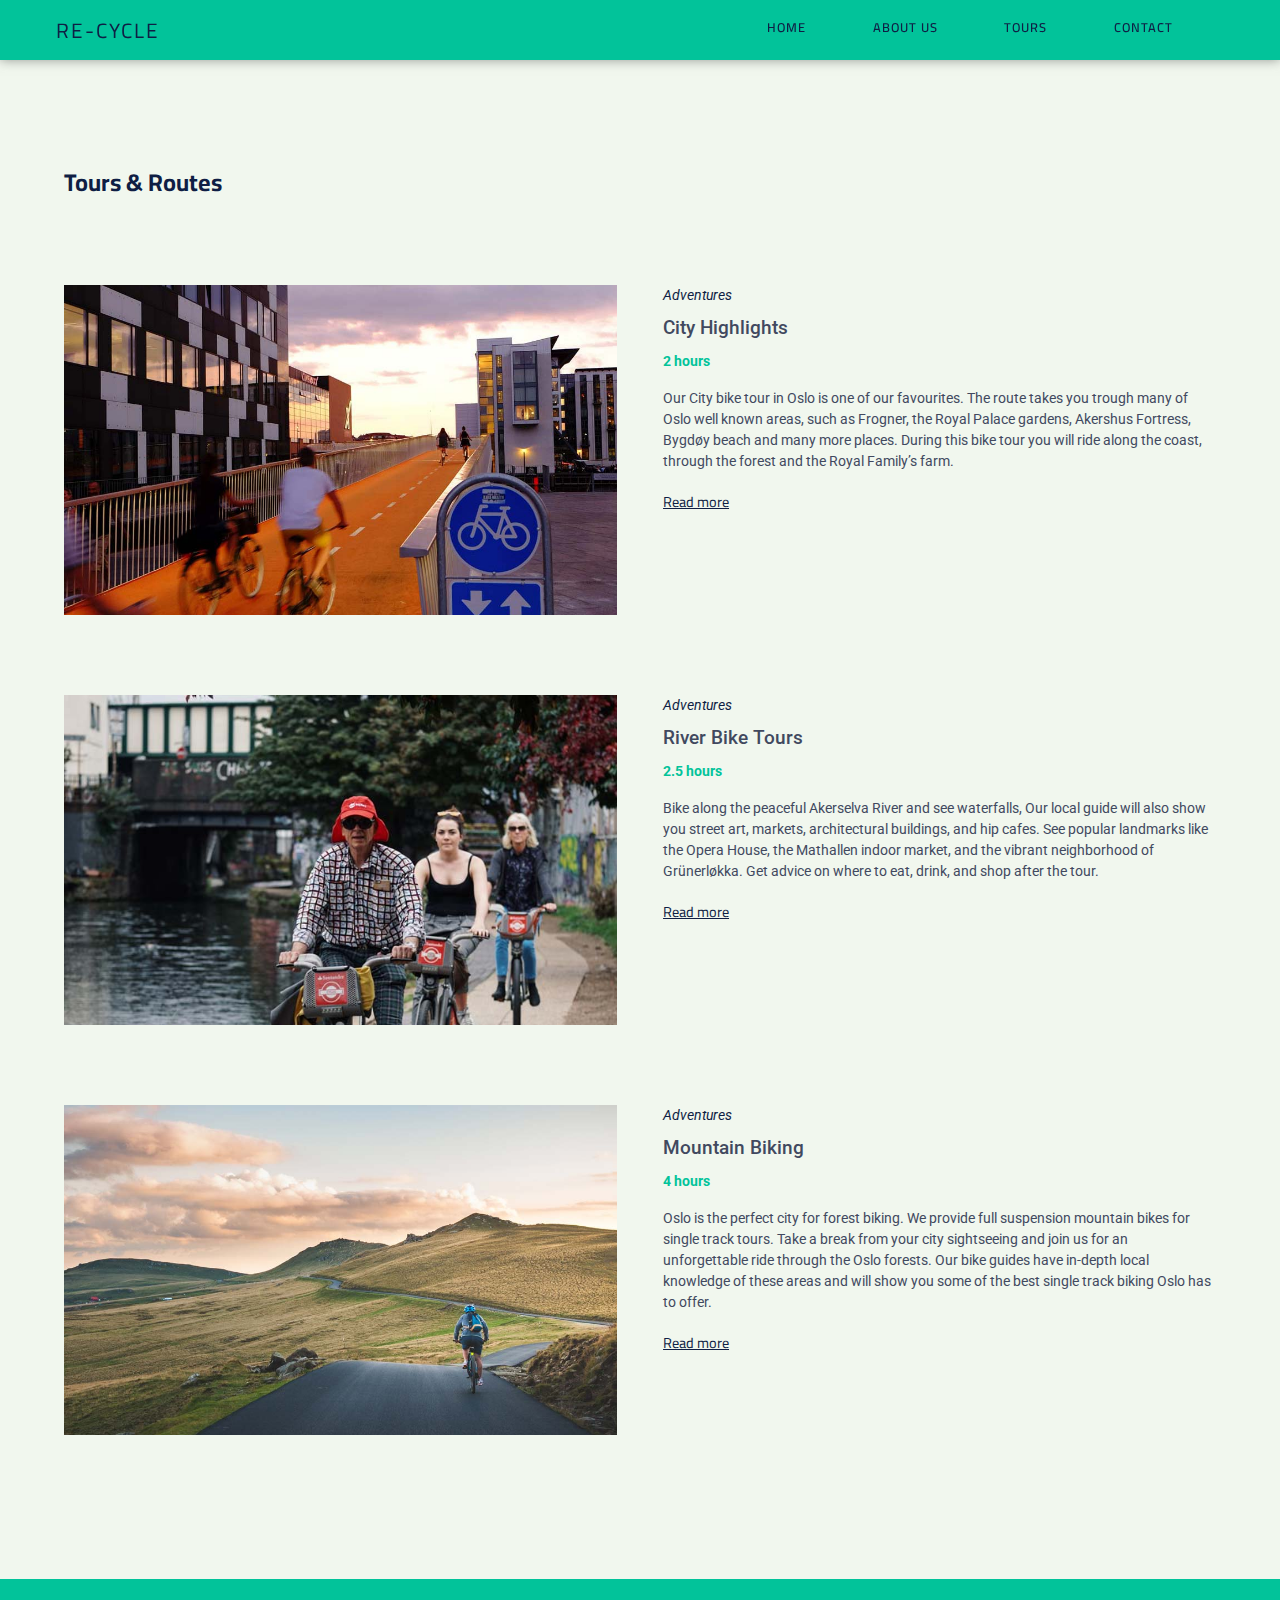
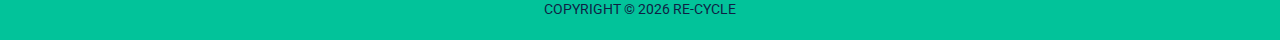
<file: version_2/tours.html>
<!DOCTYPE html>
<html lang="en">

<head>
    <meta charset="UTF-8">
    <meta name="viewport" content="width=device-width, initial-scale=1.0">
    <meta http-equiv="X-UA-Compatible" content="ie=edge">
    <meta name="description" content="This webiste offers guided cyling tours in Oslo">
    <meta name="keywords" content="cycling, exploring, adventure, Norway, Oslo">
    <meta name="author" content="Farida Alin">
    <link href="https://fonts.googleapis.com/css2?family=Cairo:wght@400;600;700;900&family=Roboto:wght@100;300;400;500;700&display=swap" rel="stylesheet">
    <link rel="stylesheet" href="./css/stylesheet.css" type="text/css">    
    <title>Tours</title>
</head>

<body>
    <header class="header">
        <nav class="nav-bar">
            <div class="logo"> <a href="index.html"> Re-Cycle</a>
            </div>
           
            <input type="checkbox" class="toggle" id="toggle"> 
            <label class="mobile-menu" for="toggle">&#9776;</label>            
                    <ul class="nav-links">
                        <li><a href="index.html">Home</a></li>
                        <li><a href="about.html">About Us</a></li>
                        <li><a href="tours.html">Tours</a></li>
                        <li><a href="contact.html">Contact</a></li>
                    </ul>
        </nav>
    </header>


    <main class="main-wrapper tour-wrapper">
        <div class="section-title">
            <h1 class="tour-title">Tours & Routes</h1>
        </div>


        <section class="container">
            <div class="card tour-container">
                <div class="img-container">
                </div>
                    <div class="content-container">
                        <p class="adventures">Adventures</p>
                        <p class="card-title">City Highlights <span class="time">2 hours</span></p>
                        <p class="tour-content">
                            Our City bike tour in Oslo is one of our favourites. The route takes you trough many of Oslo
                            well known areas, such as Frogner, the Royal Palace gardens, Akershus Fortress, Bygdøy beach and
                            many more places.
                            During this bike tour you will ride along the coast, through the forest and the Royal Family’s
                            farm. </p>
                                <a href="">Read more</a>                 
                    </div>
            </div>
            <div class="card tour-container">
                <div class="img-container">
                </div>

                <div class="content-container">
                    <p class="adventures">Adventures</p>
                    <p class="card-title">River Bike Tours<span class="time">2.5 hours</span></p>
                    <p class="tour-content">Bike along the peaceful Akerselva River and see waterfalls, Our local guide
                        will also show you street art, markets, architectural buildings, and hip cafes. See popular
                        landmarks like the Opera House, the Mathallen indoor market, and the vibrant neighborhood of
                        Grünerløkka. Get advice on where to eat, drink, and shop after the tour.
                    </p>                      
                        <a href="">Read more</a>
                </div>
            </div>

            <div class="card tour-container">
                <div class="img-container">
                </div>

                <div class="content-container">
                    <p class="adventures">Adventures</p>
                    <p class="card-title">Mountain Biking <span class="time">4 hours</span></p>
                    <p class="tour-content">Oslo is the perfect city for forest biking. We provide full suspension
                        mountain bikes for single track tours. Take a break from your city sightseeing and join us for
                        an unforgettable ride through the Oslo forests. Our bike guides have in-depth local knowledge of
                        these areas and will show you some of the best single track biking Oslo has to offer.
                    </p>
                        <a class="read-more" href="">Read more</a>
                </div>
            </div>
  
        </section>

    </main>

    <footer>
        <p class="copyright">Copyright &copy; 2019 Re-Cycle</p>
    </footer>

    <script src="./js/script.js"></script>
</body>

</html>
</file>
<file: stylesheet.css>
*,
html,
body {
  box-sizing: border-box;
  padding: 0;
  margin: 0;
}

html {
  height: 100%;
}

body {
  font-family: "Roboto", sans-serif;
  display: flex;
  flex-direction: column;
  min-height: 100%;
}
:root {
  --clr-white: #f1f7ee;
  --clr-green: #02c39a;
  --clr-dark-blue: #0f1e44;
  --clr-text: #41495f;
}

main {
  flex: 1;
}


img {
  width: 100%;
}

.img-container {
  width: 100%;
  height: 200px;
  background-size: cover;
  background-position: center;
  background-repeat: no-repeat;
}

h1,
h2,
h3,
h4 {
  color: var(--clr-dark-blue);
}

h1 {
  font-family: "Cairo", sans-serif;
  padding-top: 2rem;
  padding-bottom: 2rem;
  font-size: 1.2rem;
}

h2 {
  font-size: 17px;
  letter-spacing: 1px;
}

h3 {
  font-size: 15px;
  font-family: "Roboto", sans-serif;
  font-weight: 400;
}

p {
  font-size: 14px;
  text-align: left;
  color: var(--clr-text);
  line-height: 1.5;
  margin-top: 1rem;
  margin-bottom: 2rem;
}

a {
  text-decoration: none;
  font-family: "Cairo", sans-serif;
  text-transform: uppercase;
  font-size: 25px;
  color: var(--clr-green);
}

.logo img {
  width: 72%;
}

.logo {
  max-width: 140px;
  display: inline-block;
  margin-top: 12px;
  margin-left: 2rem;
}

.btn-container {
  text-align: center;
}

.btn {
  border-radius: 3px;
  padding: 14px 33px;
  display: inline-block;
  font-size: 0.9rem;
  color: var(--clr-dark-blue);
  background: var(--clr-green);
  box-shadow: 0px 0px 2px var(--clr-green);
  font-weight: 700;
}

.btn a {
  text-align: center;
}

.btn:hover {
  background: #078a6e;
}
.about-wrapper,
.tour-wrapper,
.contact-wrapper {
  background: #f1f7ee;
  padding: 0 5%;
  padding-top: 4rem;
  padding-bottom: 4rem;
}

/*NAV*/
.header-home,
.header {
  background: transparent;
  position: fixed;
  top: 0;
  left: 0;
  right: 0;
  z-index: 100;
  height: 60px;
}

.toggle {
  display: none;
}

.mobile-menu {
  display: block;
  cursor: pointer;
  padding-right: 4rem;
  margin-top: 6px;
  font-size: 35px;
  width: 26px;
  float: right;
  color: var(--clr-white);
  z-index: 100;
}

.nav-links {
  text-align: center;
  padding-top: 7.5rem;
  display: none;
  list-style: none;
  background: #dfe4dc;
  transform: translateY(-47px);
  position: absolute;
  top: 0;
  left: 0;
  right: 0;
  z-index: -10;
}

.nav-links a {
  padding: 30px 0;
  display: block;
  margin: 0;
}

.toggle:checked + .mobile-menu + .nav-links {
  display: block;
}
.toggle:checked + .mobile-menu {
  color: var(--clr-green);
}

.nav-links a {
  clear: right;
  text-decoration: none;
  color: var(--clr-dark-blue);
  text-transform: uppercase;
  letter-spacing: 1px;
  font-size: 14px;
}
/*----END NAV-----*/


/*---HOME---*/
.image-bg {
  width: 100%;
  line-height: 1.5;
  background: url(images/re-cycle_small.jpg) no-repeat;
  background-size: cover;
  background-position: center center;
  background-repeat: no-repeat;
  height: 100vh;
}

.alpha-bg {
  padding: 0px 20px;
  height: 100%;
  color: var(--clr-white);
  background: rgba(0, 0, 0, 0.79);
  display: flex;
  flex-direction: column;
  justify-content: center;
  align-items: center;
}

.alpha-bg h1 {
  color: var(--clr-green);
  text-align: center;
  text-transform: uppercase;
}

.alpha-bg p {
  padding-bottom: 1.5rem;
  font-size: 1rem;
  font-weight: 300;
  color: var(--clr-white);
  text-align: center;
}

.intro {
  background: #f1f7ee;
  padding: 6rem 20px;
}

.intro section p {
  line-height: 1.8;
  font-weight: 300;
}
.intro-header h2 {
  margin-bottom: 2rem;
}

.content-wrapper section {
  margin: 40px 0;
}

footer {
  background: var(--clr-green);
  width: 100%;
  padding: 1px 0;
  padding: 20px 0;
}

footer p {
  color:var(--clr-dark-blue);
  text-align: center;
  margin: 0;
  text-transform: uppercase;
}
footer {
  margin-top: auto;
}

/*---END HOME---*/



/*---ABOUT US---*/
.header .mobile-menu {
  color: var(--clr-green);
}

.container {
  max-width: 350px;
  margin: 0 auto;
  display: -webkit-box;
  display: -ms-flexbox;
  display: flex;
  -webkit-box-orient: vertical;
  -webkit-box-direction: normal;
  -ms-flex-direction: column;
  flex-direction: column;
  -webkit-box-align: center;
  -ms-flex-align: center;
  align-items: center;
}

.inner-container-1 {
  -webkit-box-flex: 25%;
  -ms-flex: 25%;
  flex: 25%;
  width: 100%;
}

.about-wrapper .img-container {
  background-image: url(images/team.jpg);
}
/*---END ABOUT US---*/



/*---TOURS---*/
.inner-container-bg {
  background: #f1f7ee;
}

.tour-container:nth-child(2) .img-container {
  background-image: url(images/city-biking-small.jpg);
}
.tour-container:nth-child(3) .img-container {
  background-image: url(images/river-biking-small.jpg);
}
.tour-container:nth-child(4) .img-container {
  background-image: url(images/mountain-biking-small.jpg);
  background-position: right center;
}

.adventures {
  color: #0f1e44;
  font-style: italic;
  padding-bottom: 0;
  margin-bottom: 0;
}

.card-title {
  font-weight: 500;
  margin-top: 0.5rem;
  margin-bottom: 1rem;
  display: flex;
  flex-direction: column;
}

.card-title span {
  font-size: 0.9rem;
  padding-top: 0.5rem;
}

.time {
  font-weight: 700;
  color: var(--clr-green);
}

.tour-container {
  margin-bottom: 25%;
}

.tour-content {
  margin-top: 0;
  margin-bottom: 1rem;
}

.tour-content-right {
  margin-bottom: 30px;
}

.content-container a {
  color: #0f1e44;
  text-decoration: underline;
  font-size: 0.9rem;
  text-transform: inherit;
}
/*---END TOURS---*/



/*---CONTACT---*/

.inner-container {
  display: flex;
  justify-content: space-between;
  align-items: center;
  height: 100%;
  width: 100%;
}

.contact-flex {
  display: -webkit-box;
  display: -ms-flexbox;
  display: flex;
  -webkit-box-orient: horizontal;
  -webkit-box-direction: normal;
  -ms-flex-direction: row;
  flex-direction: row;
  -ms-flex-pack: distribute;
  justify-content: space-around;
  font-size: 13px;
}

.inner-contact-title {
  font-size: 0.9rem;
  padding-bottom: 5%;
  font-weight: 500;
}

.inner-contact-title .adress {
  margin-top: 20%;
}

form {
  width: 100%;

}

.contact-info {
  font-size: 0.7rem;
}
.contact-info p {
  margin: 0;
  font-size: 0.7rem;
}
.txt-form {
  font-size: 0.8rem;
  border: 1px solid #0f1e44;
  margin: 15px 0;
  padding: 12px 6px;
  border-radius: 3px;
}

.txt-form label {
  display: block;
  text-align: left;
  text-transform: uppercase;
  font-size: 0.7em;
}

textarea {
  height: 100px;
}

.txt-form input,
.txt-form textarea {
  width: 100%;
  border: none;
  background: none;
  outline: none;
  margin-top: 6px;
}

.btn-form {
  color: var(--clr-dark-blue);
  width: 100%;
  text-align: center;
  padding: 7px 33px;
}

.inner-contact-form div {
  background: white;
}
/*--END CONTACT--*/





@media only screen and (min-width: 600px) {

  .img-container {
    height: 330px;
  }
  h1 {
    font-size: 1.5rem;
  }
  h2 {
    font-size: 22px;
  }
  h3 {
    font-size: 18px;
  }

  .alpha-bg p {
    padding-bottom: 5.5rem;
  }

  .outer-section,
  .img-content,
  .section-title,
  .container {
    max-width: 580px;
    margin: 0 auto;
  }

  .section-title {
    margin-top: 3rem;
  }

  .tour-container {
    padding-bottom: 5rem;
  }


  .img-content p {
    width: 76%;
    margin: 0 auto;
  }

  .container {
    flex-direction: row;
    align-items: flex-start;
    justify-content: space-between;
  }

  .adventures {
    margin-top: 0;
  }

  .img-container,
  .tour-container .content-container,
  .inner-container-2 {
    width: 48%;
  }

  .content-right {
    margin-top: 0;
  }

  /*Contact*/

  .inner-container {
    flex-direction: column;
    align-items: baseline;
    width: 30%;
  }
  .txt-form:nth-child(1) {
    margin-top: 0;
  }
  form {
    width: 300px;
    margin-right: 41%;
  }

  .contact-info {
    padding-bottom: 1rem;
  }
}


@media only screen and (min-width: 850px) {

    .alpha-bg .img-content p {
    width: 57%;
  }

  nav {
    max-width: 90%;
    padding: 1.5% 0 0;
    margin: 0 auto;
    display: flex;
    justify-content: flex-end;
    align-items: center;
    height: 100%;
    padding: 0;
  }

  .logo {
    margin-top: 0;
    margin-right: auto;
  }
  .nav-links {
    position: inherit;
    transform: inherit;
    background: transparent;
    margin-top: 0;
    padding-top: 0;
    display: flex;
    justify-content: space-evenly;
    align-items: center;
    width: 45%;
    z-index: 1001;
  }
  .header-home .nav-links a {
    color: var(--clr-white);
  }

  .header {
    background: var(--clr-white);
  }
  .nav-links a {
    font-size: 0.8rem;
    padding: 0;
  }

  .nav-links li {
    border-bottom: 2px solid transparent;
    font-size: 0.8rem;
    padding-bottom: 0.3rem;
  }

  li:hover {
    border-bottom-color: var(--clr-green);
    transition: border-bottom 0.5s ease-in-out;
  }

  .mobile-menu {
    display: none;
  }
  ul {
    display: flex;
    justify-content: flex-end;
  }

  .logo img {
    width: 80%;
  }

  .btn-container .btn {
    padding: 9px 24px;
    font-size: 13px;
  }

  .section-title {
    padding-top: 4rem;
    padding-bottom: 3rem;
  }
  .alpha-bg .img-content {
    max-width: 810px;
  }


 


  /*--ABOUT US --*/

  .about-wrapper .img-container {
    width: 50%;
  }

  .content-right {
    padding-left: 20px;
  }

  .content-right p {
    line-height: 2;
    margin-top: 0;
  }

  .tour-content-right {
    height: 600px;
  }

  /*---CONTACT---*/
  .contact-flex {
    display: -webkit-box;
    display: -ms-flexbox;
    display: flex;
    -webkit-box-orient: horizontal;
    -webkit-box-direction: normal;
    -ms-flex-direction: row;
    flex-direction: row;
    -ms-flex-pack: distribute;
    justify-content: space-around;
  }

  .image-bg {
    background-image: url(images/cycling_landscape.jpg);

  }

  .intro {
    padding-left: 0;
    padding-right: 0;
  }

  .content-wrapper {
    display: flex;
    flex-direction: row;
    justify-content: space-between;
    align-items: center;
  }

  .content-wrapper div {
    width: 46%;
  }

  .intro-header h1 {
    margin-bottom: 0.5em;
  }
}


@media only screen and (min-width: 1000px) {
  .logo {
    left: 200px;
  }

  .outer-section, .container
  .img-content,
  .section-title,
  .container {
    max-width: 60%;
  }

  .img-content {
    width: 60%;
    padding: 10% 0 5% 0;
  }


  .intro section p,
  .content-right p,
  .contact-info p {
    font-size: 0.8rem;
  }
 
  .content-wrapper h3 {
    text-align: left;
  }
  .card-title {
    font-size: 1.2rem;
  }

  .tour-content-right a {
    padding: 0;
  }
}
</file>
<file: version_2/css/stylesheet.css>
/*
* Prefixed by https://autoprefixer.github.io
* PostCSS: v7.0.29,
* Autoprefixer: v9.7.6
* Browsers: last 4 version
*/

*,
html,
body {
  -webkit-box-sizing: border-box;
          box-sizing: border-box;
  padding: 0;
  margin: 0;
}

html {
  height: 100%;
}

body {
  font-family: "Roboto", sans-serif;
  display: -webkit-box;
  display: -ms-flexbox;
  display: flex;
  -webkit-box-orient: vertical;
  -webkit-box-direction: normal;
      -ms-flex-direction: column;
          flex-direction: column;
  min-height: 100%;
}
:root {
  --clr-white: #f1f7ee;
  --clr-green: #02c39a;
  --clr-dark-blue: #0f1e44;
  --clr-text: #41495f;
}

main {
  -webkit-box-flex: 1;
      -ms-flex: 1;
          flex: 1;
}


img {
  width: 100%;
}

.img-container {
  width: 100%;
  height: 200px;
  background-size: cover;
  background-position: center;
  background-repeat: no-repeat;
}

h1,
h2,
h3,
h4 {
  color: var(--clr-dark-blue);
}

h1 {
  font-family: "Cairo", sans-serif;
  padding-top: 2rem;
  padding-bottom: 2rem;
  font-size: 1.2rem;
}

h2 {
  font-size: 17px;
  letter-spacing: 1px;
}

h3 {
  font-size: 15px;
  font-family: "Roboto", sans-serif;
  font-weight: 400;
}

p {
  font-size: 14px;
  text-align: left;
  color: var(--clr-text);
  line-height: 1.5;
  margin-top: 1rem;
  margin-bottom: 1rem;
}

a {
  text-decoration: none;
  font-family: "Cairo", sans-serif;
  text-transform: uppercase;
  font-size: 25px;
  color: var(--clr-green);
}

.logo img {
  width: 72%;
}

.logo {
  text-transform: uppercase;
  letter-spacing: 2px;
  display: inline-block;
  padding-left: 1rem;
}
.logo a {
  color: var(--clr-dark-blue);
  font-size: 1.3rem;
}

.btn-container {
  text-align: center;
}

.btn {
  border-radius: 3px;
  padding: 14px 33px;
  display: inline-block;
  color: var(--clr-green);
  border: 2px solid var(--clr-green);
  font-weight: 700;
}

.btn-container a {
  text-align: center;
  font-size: 0.7rem;
}

.btn:hover {
  background: var(--clr-green);
  color: var(--clr-dark-blue);
}
.about-wrapper,
.tour-wrapper,
.contact-wrapper {
  background: #f1f7ee;
  padding: 0 5%;
  padding-top: 4rem;
  padding-bottom: 4rem;
}

/*NAV*/
.header-home,
.header {
  background: var(--clr-green);
  position: fixed;
  top: 0;
  left: 0;
  right: 0;
  z-index: 100;
  height: 60px;
  -webkit-box-shadow:  0px 0px 11px 0px #6c716cb5;
          box-shadow:  0px 0px 11px 0px #6c716cb5;
}

.toggle {
  display: none;
}

.nav-bar {
  display: -webkit-box;
  display: -ms-flexbox;
  display: flex;
    -webkit-box-pack: justify;
        -ms-flex-pack: justify;
            justify-content: space-between;
    -webkit-box-align: center;
        -ms-flex-align: center;
            align-items: center;
    height: 100%;
}

.mobile-menu {
  display: block;
  cursor: pointer;
  padding-right: 2.5rem;
  font-size: 35px;
  width: 26px;
  color: var(--clr-dark-blue);
  z-index: 100;
}

.nav-links {
  text-align: center;
  padding-top: 7.5rem;
  display: none;
  list-style: none;
  background: #dfe4dc;
  -webkit-transform: translateY(-47px);
      -ms-transform: translateY(-47px);
          transform: translateY(-47px);
  position: absolute;
  top: 0;
  left: 0;
  right: 0;
  z-index: -10;
}

.nav-links a {
  padding: 30px 0;
  display: block;
  margin: 0;
  font-weight: 600;
}

.toggle:checked + .mobile-menu + .nav-links {
  display: block;
}
.toggle:checked + .mobile-menu {
  color: var(--clr-green);
}


.nav-links a {
  clear: right;
  text-decoration: none;
  color: var(--clr-dark-blue);
  text-transform: uppercase;
  letter-spacing: 1px;
  font-size: 14px;
}
/*----END NAV-----*/


/*---HOME---*/
.image-bg {
  width: 100%;
  line-height: 1.5;
  background-image: url(../images/re-cycle_small.jpg);
  margin-top: 60px;
  height: 100vh;
  background-size: cover;
  background-position: center;
  background-repeat: no-repeat;
}

.alpha-bg {
  padding: 0px 20px;
  height: 100%;
  color: var(--clr-white);
  background: rgba(14, 4, 4, 0.83);
  display: -webkit-box;
  display: -ms-flexbox;
  display: flex;
  -webkit-box-orient: vertical;
  -webkit-box-direction: normal;
      -ms-flex-direction: column;
          flex-direction: column;
  -webkit-box-pack: center;
      -ms-flex-pack: center;
          justify-content: center;
  -webkit-box-align: center;
      -ms-flex-align: center;
          align-items: center;
}

.alpha-bg h1 {
  color: var(--clr-white);
  text-align: center;
  text-transform: uppercase;
}

.alpha-bg p {
  padding-bottom: 1.5rem;
  font-size: 1rem;
  font-weight: 400;
  color: #aeafb1;
  text-align: center;
}

.intro {
  background: #f1f7ee;
  padding: 6rem 20px;
}

.intro section p {
  line-height: 1.8;
  font-weight: 300;
}
.intro-header h2 {
  margin-bottom: 2rem;
}

.content-wrapper section {
  margin: 40px 0;
}

footer {
  background: var(--clr-green);
  width: 100%;
  padding: 1px 0;
  padding: 20px 0;
}

footer p {
  color:var(--clr-dark-blue);
  text-align: center;
  margin: 0;
  text-transform: uppercase;
}
footer {
  margin-top: auto;
}

/*---END HOME---*/



/*---ABOUT US---*/
.container {
  max-width: 350px;
  margin: 0 auto;
  display: -webkit-box;
  display: -ms-flexbox;
  display: flex;
  -webkit-box-orient: vertical;
  -webkit-box-direction: normal;
  -ms-flex-direction: column;
  flex-direction: column;
  -webkit-box-align: center;
  -ms-flex-align: center;
  align-items: center;
}



.about-wrapper .img-container {
  background-image: url(../images/team.jpg);
  margin-bottom: 1rem;
}
/*---END ABOUT US---*/



/*---TOURS---*/
.inner-container-bg {
  background: #f1f7ee;
}

.tour-container:nth-child(1) .img-container {
  background-image: url(../images/city-biking-small.jpg);
}
.tour-container:nth-child(2) .img-container {
  background-image: url(../images/river-biking-small.jpg);
  background-position: top;
}
.tour-container:nth-child(3) .img-container {
  background-image: url(../images/mountain-biking-small.jpg);
  background-position: right center;
}

.adventures {
  color: #0f1e44;
  font-style: italic;
  padding-bottom: 0;
  margin-bottom: 0;
}

.card-title {
  font-weight: 500;
  margin-top: 0.5rem;
  margin-bottom: 1rem;
  display: -webkit-box;
  display: -ms-flexbox;
  display: flex;
  -webkit-box-orient: vertical;
  -webkit-box-direction: normal;
      -ms-flex-direction: column;
          flex-direction: column;
}

.card-title span {
  font-size: 0.9rem;
  padding-top: 0.5rem;
}

.time {
  font-weight: 700;
  color: var(--clr-green);
}

.tour-container {
  margin-bottom: 25%;
}

.tour-content {
  margin-top: 0;
  margin-bottom: 1rem;
}

.tour-content-right {
  margin-bottom: 30px;
}
.content-right h3 {
  font-size: 1rem;
  margin-bottom: 1rem;
}

.content-container a, .content-right a {
  color: #0f1e44;
  text-decoration: underline;
  font-size: 0.9rem;
  text-transform: inherit;
}
.content-container a:hover, .content-right a:hover {
  color: #02c39a;
}

/*---END TOURS---*/



/*---CONTACT---*/
.contact-inner-wrapper {
  width: 100%;
}

.inner-container {
  display: -webkit-box;
  display: -ms-flexbox;
  display: flex;
  flex-direction: column;
  align-items: baseline;
  height: 100%;
  width: 100%;

}

.inner-container .contact-info {
  margin-bottom: 1rem;
}

.contact-flex {
  display: -webkit-box;
  display: -ms-flexbox;
  display: flex;
  -webkit-box-orient: horizontal;
  -webkit-box-direction: normal;
  -ms-flex-direction: row;
  flex-direction: row;
  -ms-flex-pack: distribute;
  justify-content: space-around;
  font-size: 13px;
}

.inner-contact-title {
  font-size: 0.9rem;
  padding-bottom: 5%;
  font-weight: 500;
}

.inner-contact-title .adress {
  margin-top: 20%;
}

form {
  width: 100%;

}

.contact-info {
  font-size: 0.7rem;
}
.contact-info p {
  margin: 0;
  font-size: 0.7rem;
}

.txt-form label {
  display: block;
  text-align: left;
  text-transform: uppercase;
  font-size: 0.7em;
}

textarea {
  height: 100px;
}

.txt-form input,
.txt-form textarea {
  width: 100%;
  color: #0f1e44;
  font-size: 0.8rem;
  border: 1px solid #0f1e44;
  padding: 12px 6px;
  border-radius: 3px;
}
.txt-form:nth-child(1) input {
  margin-bottom: 0.2rem;
}

.txt-form:nth-child(2) input,
.txt-form textarea {
  margin-top: 1rem;
  margin-bottom: 0.2rem;
}

.btn-form {
  padding: 2px 33px;
  width: 100%;
  border-radius: 3px;
  border: 2px solid #60c59b;
  background-color: #f1f7ee;
}
.btn-form:hover {
  background: #02c39a;
}

.btn-form a {
  color: var(--clr-dark-blue);
  width: 100%;
  text-align: center;
    font-size: 1rem;
}

.inner-contact-form div {
  background: white;
}

.txt-form span {
  font-size: 0.7rem;
  color: #dc1c37;
  display: none;
}
.txt-form.error input, .txt-form.error textarea {
  border-color: #dc1c37;
 background: #f9f2f2;
}
.txt-form.valid input{
  border-color: #02c39a;
 background: transparent;
}

.successMessage {
  display: none;
}
/*--END CONTACT--*/





@media only screen and (min-width: 600px) {

  .img-container {
    height: 330px;
  }
  h1 {
    font-size: 1.5rem;
  }
  h2 {
    font-size: 22px;
  }
  h3 {
    font-size: 18px;
  }

  .alpha-bg p {
    padding-bottom: 5.5rem;
  }

  .outer-section,
  .img-content,
  .section-title,
  .container {
    max-width: 580px;
    margin: 0 auto;
  }

  .section-title {
    margin-top: 3rem;
  }

  .tour-container {
    padding-bottom: 5rem;
    margin-bottom: 0;

  }


  .img-content p {
    width: 76%;
    margin: 0 auto;
  }
.about-wrapper .container, .tour-container .container 
  .container {
            -webkit-box-align: start;
                -ms-flex-align: start;
                    align-items: flex-start;
            -webkit-box-pack: justify;
                -ms-flex-pack: justify;
                    justify-content: space-between;
  }

  .tour-container .container {
    -webkit-box-orient: vertical;
    -webkit-box-direction: normal;
        -ms-flex-direction: column;
            flex-direction: column;
  }


  .adventures {
    margin-top: 0;
  }

  .content-right {
    margin-top: 0;
    font-weight: 300;
  }

  /*Contact*/

  .inner-container {
 -webkit-box-orient: vertical;
 -webkit-box-direction: normal;
     -ms-flex-direction: column;
         flex-direction: column;
 -webkit-box-align: baseline;
     -ms-flex-align: baseline;
         align-items: baseline;
 width: auto;
 margin-bottom: auto;
  }


  .contact-wrapper .contact-inner-wrapper{
    display: -webkit-box;
    display: -ms-flexbox;
    display: flex;
    -webkit-box-orient: horizontal;
    -webkit-box-direction: normal;
        -ms-flex-direction: row;
            flex-direction: row;
    -ms-flex-line-pack: start;
        align-content: flex-start;
    -webkit-box-pack: justify;
        -ms-flex-pack: justify;
            justify-content: space-between;
    height: 100%;
   
  }

  .txt-form:nth-child(1) {
    margin-top: 0;
  }
  form {
    width: 300px;
    margin-right: 15%;
  }

  .contact-info {
    padding-bottom: 1rem;
  }

}


@media only screen and (min-width: 850px) {

  .nav-bar, .img-content, .outer-section, .section-title, .about-wrapper article, .tour-wrapper section, .contact-wrapper section {
    max-width: 1200px;
    margin: 0 auto;
  }

    .alpha-bg .img-content p {
    width: 57%;
  }

  nav {
    max-width: 90%;
    padding: 1.5% 0 0;
    margin: 0 auto;
    display: -webkit-box;
    display: -ms-flexbox;
    display: flex;
    -webkit-box-pack: end;
        -ms-flex-pack: end;
            justify-content: flex-end;
    -webkit-box-align: center;
        -ms-flex-align: center;
            align-items: center;
    height: 100%;
    padding: 0;
  }

  .logo {
    margin-top: 0;
    margin-right: auto;
  }
  .nav-links {
    position: inherit;
    -webkit-transform: inherit;
        -ms-transform: inherit;
            transform: inherit;
    background: transparent;
    margin-top: 0;
    padding-top: 0;
    display: -webkit-box;
    display: -ms-flexbox;
    display: flex;
    -webkit-box-pack: space-evenly;
        -ms-flex-pack: space-evenly;
            justify-content: space-evenly;
    -webkit-box-align: center;
        -ms-flex-align: center;
            align-items: center;
    width: 45%;
    z-index: 1001;
  }
  .header-home .nav-links a {
    color: var(--clr-dark-blue);
  }


  .nav-links a {
    font-size: 0.8rem;
    padding: 0;
  }

  .nav-links li {
    border-bottom: 2px solid transparent;
    font-size: 0.8rem;
    padding-bottom: 0.3rem;
  }

  .nav-links li:hover {
    border-bottom-color: var(--clr-text);
    -webkit-transition: border-bottom 0.3s ease-in-out;
    -o-transition: border-bottom 0.3s ease-in-out;
    transition: border-bottom 0.3s ease-in-out;
  }
  .nav-links li:hover a {
    color: var(--clr-text);
    -webkit-transition: color 0.3s ease-in-out;
    -o-transition: color 0.3s ease-in-out;
    transition: color 0.3s ease-in-out;
  }

  .mobile-menu {
    display: none;
  }
  ul {
    display: -webkit-box;
    display: -ms-flexbox;
    display: flex;
    -webkit-box-pack: end;
        -ms-flex-pack: end;
            justify-content: flex-end;
  }

  .logo img {
    width: 80%;
  }

  .btn-container .btn {
    padding: 9px 24px;
    font-size: 13px;
  }

  .section-title {
    padding-top: 4rem;
    padding-bottom: 3rem;
  }
  .alpha-bg .img-content {
    max-width: 810px;
  }


 


  /*--ABOUT US --*/

  .about-wrapper .img-container {
    width: 50%;
  }

  .content-right {
    padding-left: 20px;
  }

  .content-right p {
    line-height: 2;
    margin-top: 0;
  }

  .tour-content-right {
    height: 600px;
  }

  /*---CONTACT---*/
  .contact-flex {
    display: -webkit-box;
    display: -ms-flexbox;
    display: flex;
    -webkit-box-orient: horizontal;
    -webkit-box-direction: normal;
    -ms-flex-direction: row;
    flex-direction: row;
    -ms-flex-pack: distribute;
    justify-content: space-around;
  }

  .image-bg {
    background-image: url(../images/cycling_landscape.jpg);

  }


  .content-wrapper {
    display: -webkit-box;
    display: -ms-flexbox;
    display: flex;
    -webkit-box-orient: horizontal;
    -webkit-box-direction: normal;
        -ms-flex-direction: row;
            flex-direction: row;
    -webkit-box-pack: justify;
        -ms-flex-pack: justify;
            justify-content: space-between;
            -webkit-box-align: baseline; 
            -ms-flex-align: baseline;
             align-items: baseline;
  }

  .content-wrapper div {
    width: 46%;
  }

  .intro-header h1 {
    margin-bottom: 0.5em;
  }

  .about-wrapper .container {
    -webkit-box-orient: horizontal;
    -webkit-box-direction: normal;
        -ms-flex-direction: row;
            flex-direction: row;
    height: 100%;
  }


  .tour-wrapper .card {
    display: -webkit-box;
    display: -ms-flexbox;
    display: flex;
    -webkit-box-pack: justify;
        -ms-flex-pack: justify;
            justify-content: space-between;
    -ms-flex-line-pack: start;
        align-content: flex-start;
    height: 100%;
  }

  .tour-wrapper .card .img-container, .content-container,
  .about-wrapper .container .img-container, 
  .about-wrapper .container .inner-container-2  {
    width: 48%;
  }

  .contact-wrapper .inner-container {
    width: 20%;
  }

  .contact-wrapper .contact-inner-wrapper {
    -webkit-box-pack: end;
        -ms-flex-pack: end;
            justify-content: end;
  }

  form {
    width: 30%;
  }
}


@media only screen and (min-width: 1000px) {
  .logo {
    left: 200px;
  }

  .img-content {
    width: 60%;
    padding: 10% 0 5% 0;
  }

  .contact-info p {
    font-size: 0.8rem;
  }
  .intro section p, .content-right p {
    font-size: 1rem;
  }
 
  .content-wrapper h3 {
    text-align: left;
  }
  .card-title {
    font-size: 1.2rem;
  }

  .tour-content-right a {
    padding: 0;
  }
}
</file>
<file: css/stylesheet.css>
/*
* Prefixed by https://autoprefixer.github.io
* PostCSS: v7.0.29,
* Autoprefixer: v9.7.6
* Browsers: last 4 version
*/

*,
html,
body {
  -webkit-box-sizing: border-box;
          box-sizing: border-box;
  padding: 0;
  margin: 0;
}

html {
  height: 100%;
}

body {
  font-family: "Roboto", sans-serif;
  display: -webkit-box;
  display: -ms-flexbox;
  display: flex;
  -webkit-box-orient: vertical;
  -webkit-box-direction: normal;
      -ms-flex-direction: column;
          flex-direction: column;
  min-height: 100%;
}
:root {
  --clr-white: #f1f7ee;
  --clr-green: #02c39a;
  --clr-dark-blue: #0f1e44;
  --clr-text: #41495f;
}

main {
  -webkit-box-flex: 1;
      -ms-flex: 1;
          flex: 1;
}


img {
  width: 100%;
}

.img-container {
  width: 100%;
  height: 200px;
  background-size: cover;
  background-position: center;
  background-repeat: no-repeat;
}

h1,
h2,
h3,
h4 {
  color: var(--clr-dark-blue);
}

h1 {
  font-family: "Cairo", sans-serif;
  padding-top: 2rem;
  padding-bottom: 2rem;
  font-size: 1.2rem;
}

h2 {
  font-size: 17px;
  letter-spacing: 1px;
}

h3 {
  font-size: 15px;
  font-family: "Roboto", sans-serif;
  font-weight: 400;
}

p {
  font-size: 14px;
  text-align: left;
  color: var(--clr-text);
  line-height: 1.5;
  margin-top: 1rem;
  margin-bottom: 2rem;
}

a {
  text-decoration: none;
  font-family: "Cairo", sans-serif;
  text-transform: uppercase;
  font-size: 25px;
  color: var(--clr-green);
}

.logo img {
  width: 72%;
}

.logo {
  text-transform: uppercase;
  letter-spacing: 2px;
  display: inline-block;
  padding-left: 4rem;
}
.logo a {
  color: var(--clr-dark-blue);
  font-size: 1.3rem;
}

.btn-container {
  text-align: center;
}

.btn {
  border-radius: 3px;
  padding: 14px 33px;
  display: inline-block;
  color: var(--clr-green);
  border: 2px solid var(--clr-green);
  font-weight: 700;
}

.btn-container a {
  text-align: center;
  font-size: 0.7rem;
}

.btn:hover {
  background: var(--clr-green);
  color: var(--clr-dark-blue);
}
.about-wrapper,
.tour-wrapper,
.contact-wrapper {
  background: #f1f7ee;
  padding: 0 5%;
  padding-top: 4rem;
  padding-bottom: 4rem;
}

/*NAV*/
.header-home,
.header {
  background: var(--clr-green);
  position: fixed;
  top: 0;
  left: 0;
  right: 0;
  z-index: 100;
  height: 60px;
  -webkit-box-shadow:  0px 0px 11px 0px #6c716cb5;
          box-shadow:  0px 0px 11px 0px #6c716cb5;
}

.toggle {
  display: none;
}

.nav-bar {
  display: -webkit-box;
  display: -ms-flexbox;
  display: flex;
    -webkit-box-pack: justify;
        -ms-flex-pack: justify;
            justify-content: space-between;
    -webkit-box-align: center;
        -ms-flex-align: center;
            align-items: center;
    height: 100%;
}

.mobile-menu {
  display: block;
  cursor: pointer;
  padding-right: 4rem;
  font-size: 35px;
  width: 26px;
  color: var(--clr-dark-blue);
  z-index: 100;
}

.nav-links {
  text-align: center;
  padding-top: 7.5rem;
  display: none;
  list-style: none;
  background: #dfe4dc;
  -webkit-transform: translateY(-47px);
      -ms-transform: translateY(-47px);
          transform: translateY(-47px);
  position: absolute;
  top: 0;
  left: 0;
  right: 0;
  z-index: -10;
}

.nav-links a {
  padding: 30px 0;
  display: block;
  margin: 0;
  font-weight: 600;
}

.toggle:checked + .mobile-menu + .nav-links {
  display: block;
}
.toggle:checked + .mobile-menu {
  color: var(--clr-green);
}


.nav-links a {
  clear: right;
  text-decoration: none;
  color: var(--clr-dark-blue);
  text-transform: uppercase;
  letter-spacing: 1px;
  font-size: 14px;
}
/*----END NAV-----*/


/*---HOME---*/
.image-bg {
  width: 100%;
  line-height: 1.5;
  background-image: url(../images/re-cycle_small.jpg);
  margin-top: 60px;
  height: 100vh;
  background-size: cover;
  background-position: center;
  background-repeat: no-repeat;
}

.alpha-bg {
  padding: 0px 20px;
  height: 100%;
  color: var(--clr-white);
  background: rgba(14, 4, 4, 0.83);
  display: -webkit-box;
  display: -ms-flexbox;
  display: flex;
  -webkit-box-orient: vertical;
  -webkit-box-direction: normal;
      -ms-flex-direction: column;
          flex-direction: column;
  -webkit-box-pack: center;
      -ms-flex-pack: center;
          justify-content: center;
  -webkit-box-align: center;
      -ms-flex-align: center;
          align-items: center;
}

.alpha-bg h1 {
  color: var(--clr-white);
  text-align: center;
  text-transform: uppercase;
}

.alpha-bg p {
  padding-bottom: 1.5rem;
  font-size: 1rem;
  font-weight: 400;
  color: #aeafb1;
  text-align: center;
}

.intro {
  background: #f1f7ee;
  padding: 6rem 20px;
}

.intro section p {
  line-height: 1.8;
  font-weight: 300;
}
.intro-header h2 {
  margin-bottom: 2rem;
}

.content-wrapper section {
  margin: 40px 0;
}

footer {
  background: var(--clr-green);
  width: 100%;
  padding: 1px 0;
  padding: 20px 0;
}

footer p {
  color:var(--clr-dark-blue);
  text-align: center;
  margin: 0;
  text-transform: uppercase;
}
footer {
  margin-top: auto;
}

/*---END HOME---*/



/*---ABOUT US---*/
.container {
  max-width: 350px;
  margin: 0 auto;
  display: -webkit-box;
  display: -ms-flexbox;
  display: flex;
  -webkit-box-orient: vertical;
  -webkit-box-direction: normal;
  -ms-flex-direction: column;
  flex-direction: column;
  -webkit-box-align: center;
  -ms-flex-align: center;
  align-items: center;
}

.inner-container-1 {
  -webkit-box-flex: 25%;
  -ms-flex: 25%;
  flex: 25%;
  width: 100%;
}

.about-wrapper .img-container {
  background-image: url(../images/team.jpg);
}
/*---END ABOUT US---*/



/*---TOURS---*/
.inner-container-bg {
  background: #f1f7ee;
}

.tour-container:nth-child(1) .img-container {
  background-image: url(../images/city-biking-small.jpg);
}
.tour-container:nth-child(2) .img-container {
  background-image: url(../images/river-biking-small.jpg);
  background-position: top;
}
.tour-container:nth-child(3) .img-container {
  background-image: url(../images/mountain-biking-small.jpg);
  background-position: right center;
}

.adventures {
  color: #0f1e44;
  font-style: italic;
  padding-bottom: 0;
  margin-bottom: 0;
}

.card-title {
  font-weight: 500;
  margin-top: 0.5rem;
  margin-bottom: 1rem;
  display: -webkit-box;
  display: -ms-flexbox;
  display: flex;
  -webkit-box-orient: vertical;
  -webkit-box-direction: normal;
      -ms-flex-direction: column;
          flex-direction: column;
}

.card-title span {
  font-size: 0.9rem;
  padding-top: 0.5rem;
}

.time {
  font-weight: 700;
  color: var(--clr-green);
}

.tour-container {
  margin-bottom: 25%;
}

.tour-content {
  margin-top: 0;
  margin-bottom: 1rem;
}

.tour-content-right {
  margin-bottom: 30px;
}

.content-container a {
  color: #0f1e44;
  text-decoration: underline;
  font-size: 0.9rem;
  text-transform: inherit;
}
/*---END TOURS---*/



/*---CONTACT---*/

.inner-container {
  display: -webkit-box;
  display: -ms-flexbox;
  display: flex;
  -webkit-box-pack: justify;
      -ms-flex-pack: justify;
          justify-content: space-between;
  -webkit-box-align: center;
      -ms-flex-align: center;
          align-items: center;
  height: 100%;
  width: 100%;

  .contact-inner-wrapper {
    width: 100%;
  }
}

.contact-flex {
  display: -webkit-box;
  display: -ms-flexbox;
  display: flex;
  -webkit-box-orient: horizontal;
  -webkit-box-direction: normal;
  -ms-flex-direction: row;
  flex-direction: row;
  -ms-flex-pack: distribute;
  justify-content: space-around;
  font-size: 13px;
}

.inner-contact-title {
  font-size: 0.9rem;
  padding-bottom: 5%;
  font-weight: 500;
}

.inner-contact-title .adress {
  margin-top: 20%;
}

form {
  width: 100%;

}

.contact-info {
  font-size: 0.7rem;
}
.contact-info p {
  margin: 0;
  font-size: 0.7rem;
}
.txt-form {
  font-size: 0.8rem;
  border: 1px solid #0f1e44;
  margin: 15px 0;
  padding: 12px 6px;
  border-radius: 3px;
}

.txt-form label {
  display: block;
  text-align: left;
  text-transform: uppercase;
  font-size: 0.7em;
}

textarea {
  height: 100px;
}

.txt-form input,
.txt-form textarea {
  width: 100%;
  border: none;
  background: none;
  outline: none;
  margin-top: 6px;
}

.btn-form {
  color: var(--clr-dark-blue);
  width: 100%;
  text-align: center;
  padding: 8px 33px;
    font-size: 1rem;
}

.inner-contact-form div {
  background: white;
}
/*--END CONTACT--*/





@media only screen and (min-width: 600px) {

  .img-container {
    height: 330px;
  }
  h1 {
    font-size: 1.5rem;
  }
  h2 {
    font-size: 22px;
  }
  h3 {
    font-size: 18px;
  }

  .alpha-bg p {
    padding-bottom: 5.5rem;
  }

  .outer-section,
  .img-content,
  .section-title,
  .container {
    max-width: 580px;
    margin: 0 auto;
  }

  .section-title {
    margin-top: 3rem;
  }

  .tour-container {
    padding-bottom: 5rem;
    margin-bottom: 0;

  }


  .img-content p {
    width: 76%;
    margin: 0 auto;
  }
.about-wrapper .container, .tour-container .container 
  .container {
            -webkit-box-align: start;
                -ms-flex-align: start;
                    align-items: flex-start;
            -webkit-box-pack: justify;
                -ms-flex-pack: justify;
                    justify-content: space-between;
  }

  .tour-container .container {
    -webkit-box-orient: vertical;
    -webkit-box-direction: normal;
        -ms-flex-direction: column;
            flex-direction: column;
  }


  .adventures {
    margin-top: 0;
  }

  .content-right {
    margin-top: 0;
    font-weight: 300;
  }

  /*Contact*/

  .inner-container {
 -webkit-box-orient: vertical;
 -webkit-box-direction: normal;
     -ms-flex-direction: column;
         flex-direction: column;
 -webkit-box-align: baseline;
     -ms-flex-align: baseline;
         align-items: baseline;
 width: auto;
 margin-bottom: auto;
  }


  .contact-wrapper .contact-inner-wrapper{
    display: -webkit-box;
    display: -ms-flexbox;
    display: flex;
    -webkit-box-orient: horizontal;
    -webkit-box-direction: normal;
        -ms-flex-direction: row;
            flex-direction: row;
    -ms-flex-line-pack: start;
        align-content: flex-start;
    -webkit-box-pack: justify;
        -ms-flex-pack: justify;
            justify-content: space-between;
    height: 100%;
    width: 100%;
   
  }

  .txt-form:nth-child(1) {
    margin-top: 0;
  }
  form {
    width: 300px;
    margin-right: 15%;
  }

  .contact-info {
    padding-bottom: 1rem;
  }

  .btn-form {
    padding: 1px 33px;
  }
}


@media only screen and (min-width: 850px) {

  .nav-bar, .img-content, .outer-section, .section-title, .about-wrapper article, .tour-wrapper section, .contact-wrapper section {
    max-width: 1200px;
    margin: 0 auto;
  }

    .alpha-bg .img-content p {
    width: 57%;
  }

  nav {
    max-width: 90%;
    padding: 1.5% 0 0;
    margin: 0 auto;
    display: -webkit-box;
    display: -ms-flexbox;
    display: flex;
    -webkit-box-pack: end;
        -ms-flex-pack: end;
            justify-content: flex-end;
    -webkit-box-align: center;
        -ms-flex-align: center;
            align-items: center;
    height: 100%;
    padding: 0;
  }

  .logo {
    margin-top: 0;
    margin-right: auto;
  }
  .nav-links {
    position: inherit;
    -webkit-transform: inherit;
        -ms-transform: inherit;
            transform: inherit;
    background: transparent;
    margin-top: 0;
    padding-top: 0;
    display: -webkit-box;
    display: -ms-flexbox;
    display: flex;
    -webkit-box-pack: space-evenly;
        -ms-flex-pack: space-evenly;
            justify-content: space-evenly;
    -webkit-box-align: center;
        -ms-flex-align: center;
            align-items: center;
    width: 45%;
    z-index: 1001;
  }
  .header-home .nav-links a {
    color: var(--clr-dark-blue);
  }


  .nav-links a {
    font-size: 0.8rem;
    padding: 0;
  }

  .nav-links li {
    border-bottom: 2px solid transparent;
    font-size: 0.8rem;
    padding-bottom: 0.3rem;
  }

  .nav-links li:hover {
    border-bottom-color: var(--clr-text);
    -webkit-transition: border-bottom 0.3s ease-in-out;
    -o-transition: border-bottom 0.3s ease-in-out;
    transition: border-bottom 0.3s ease-in-out;
  }
  .nav-links li:hover a {
    color: var(--clr-text);
    -webkit-transition: color 0.3s ease-in-out;
    -o-transition: color 0.3s ease-in-out;
    transition: color 0.3s ease-in-out;
  }

  .mobile-menu {
    display: none;
  }
  ul {
    display: -webkit-box;
    display: -ms-flexbox;
    display: flex;
    -webkit-box-pack: end;
        -ms-flex-pack: end;
            justify-content: flex-end;
  }

  .logo img {
    width: 80%;
  }

  .btn-container .btn {
    padding: 9px 24px;
    font-size: 13px;
  }

  .section-title {
    padding-top: 4rem;
    padding-bottom: 3rem;
  }
  .alpha-bg .img-content {
    max-width: 810px;
  }


 


  /*--ABOUT US --*/

  .about-wrapper .img-container {
    width: 50%;
  }

  .content-right {
    padding-left: 20px;
  }

  .content-right p {
    line-height: 2;
    margin-top: 0;
  }

  .tour-content-right {
    height: 600px;
  }

  /*---CONTACT---*/
  .contact-flex {
    display: -webkit-box;
    display: -ms-flexbox;
    display: flex;
    -webkit-box-orient: horizontal;
    -webkit-box-direction: normal;
    -ms-flex-direction: row;
    flex-direction: row;
    -ms-flex-pack: distribute;
    justify-content: space-around;
  }

  .image-bg {
    background-image: url(../images/cycling_landscape.jpg);

  }

  .intro {
    padding-left: 0;
    padding-right: 0;
  }

  .content-wrapper {
    display: -webkit-box;
    display: -ms-flexbox;
    display: flex;
    -webkit-box-orient: horizontal;
    -webkit-box-direction: normal;
        -ms-flex-direction: row;
            flex-direction: row;
    -webkit-box-pack: justify;
        -ms-flex-pack: justify;
            justify-content: space-between;
            -webkit-box-align: baseline; 
            -ms-flex-align: baseline;
             align-items: baseline;
  }

  .content-wrapper div {
    width: 46%;
  }

  .intro-header h1 {
    margin-bottom: 0.5em;
  }

  .about-wrapper .container {
    -webkit-box-orient: horizontal;
    -webkit-box-direction: normal;
        -ms-flex-direction: row;
            flex-direction: row;
    height: 100%;
  }


  .tour-wrapper .card {
    display: -webkit-box;
    display: -ms-flexbox;
    display: flex;
    -webkit-box-pack: justify;
        -ms-flex-pack: justify;
            justify-content: space-between;
    -ms-flex-line-pack: start;
        align-content: flex-start;
    height: 100%;
  }

  .tour-wrapper .card .img-container, .content-container,
  .about-wrapper .container .img-container, 
  .about-wrapper .container .inner-container-2  {
    width: 48%;
  }

  .contact-wrapper .inner-container {
    width: 20%;
  }

  .contact-wrapper .contact-inner-wrapper {
    -webkit-box-pack: end;
        -ms-flex-pack: end;
            justify-content: end;
  }

  form {
    width: 30%;
  }
}


@media only screen and (min-width: 1000px) {
  .logo {
    left: 200px;
  }

  .img-content {
    width: 60%;
    padding: 10% 0 5% 0;
  }

  .contact-info p {
    font-size: 0.8rem;
  }
  .intro section p, .content-right p {
    font-size: 1rem;
  }
 
  .content-wrapper h3 {
    text-align: left;
  }
  .card-title {
    font-size: 1.2rem;
  }

  .tour-content-right a {
    padding: 0;
  }
}
</file>
<file: version_1/stylesheet.css>
html,
body {
    width: 100%;
    height: 100%;
    margin: 0;
    padding: 0;
    -webkit-box-sizing: border-box;
            box-sizing: border-box;
}

html,
body {
    font-family: 'Barlow', sans-serif;
}

img {
    display: block;
    width: 100%;
}


.main-wrapper {
    margin-top: 70px;
}

h1,
h2,
h3,
h4 {
    padding: 0;
    margin: 0;
    text-align: center;
    font-family: 'Ubuntu', sans-serif;
    color: #0F1E44;
}


h2 {
    font-size: 25px;
    letter-spacing: 1px;
}

h3 {
    font-size: 20px;
    font-weight: 400;
}

.intro-header h2,
.steps-container h2 {
    padding: 5px 10px;
    font-size: 25px;
    padding: 20px;
}


p {
    font-family: 'Barlow', sans-serif;
    font-style: normal;
    font-size: .9em;
    text-align: left;
    color: #0F1E44;
    line-height: 1.5;
    margin-bottom: 0.85em;
    padding: 0;
    margin: 0;
}

.about-title,
.tour-title,
.contact-title {
    font-size: 2em;
    padding: 5% 0;
}


.main-header {
    background: #0D5956;
    position: absolute;
    top: 0;
    left: 0;
    right: 0;
    z-index: 100;
}

.main-wrapper {
    min-height: 100vh;
}

footer {
    background: #0D5956;
    width: 100%;
    padding: 30px 0;
}



a {
    text-decoration: none;
    font-family: 'Barlow', sans-serif;
    font-size: 25px;
    color: #F1F7EE;
}

.logo {
    width: 100px;
    position: absolute;
    top: 20px;
    left: 30px;
}


.btn-container {
    text-align: center;
}

.btn {
    background: #275956;
    border-radius: 10px;
    padding: 20px 40px;
    display: inline-block;
    font-size: 1rem;
}

.btn a {
    text-align: center;
}




/*NAV*/
.nav-bar {
    text-align: right;
    height: 70px;
    background: #0D5956;
}

.menu {
    margin: 0 30px 0 0;
    background: #0D5956;
}

.menu a {
    clear: right;
    text-decoration: none;
    color: #F1F7EE;
    margin: 0 10px;
    line-height: 70px;
    font-family: 'Barlow', sans-serif;
    text-transform: uppercase;
    letter-spacing: 3px;
    font-size: 17px;
}

.menu a:hover,
.menu a:focus {
    color: #227A24;
    text-decoration: underline;
}


.mobile-menu {
    margin: 0 40px 0 0;
    font-size: 40px;
    line-height: 70px;
    display: none;
    width: 26px;
    float: right;
    color: #F1F7EE;
}

#toggle {
    display: none;
}

/*----END NAV-----*/





/*---MAIN PAGE---*/


.image-bg {
    width: 100%;
    line-height: 1.5;
    background: url(images/re-cycle_small.jpg) no-repeat;
    background-size: cover;
    background-position: center center;
    height: 100vh;
}

.alpha-bg {
    padding: 0px 20px;
    height: 100%;
    color: #F1F7EE;
    background: rgba(0, 0, 0, 0.6);
}

.alpha-bg h1 {
    font-size: 2em;
    color: #F1F7EE;
}


.alpha-bg p {
    margin: 0px 5px 40px 5px;
    padding: 40px 0 0 0;
    font-size: 1.5em;
    font-weight: 400;
    color: #F1F7EE;
    text-align: center;
}

.img-content {
    padding: 20% 0 5% 0;
}


.intro {
    background: #F1F7EE;
    padding: 4em 0 2em;
}


.content-wrapper h3 {
    padding: 20px;
    font-size: 23px;
}


.intro section p {
    margin: 0 40px;
    line-height: 2;
    font-size: 20px;
}


.content-wrapper section {
    margin: 40px 0;
}

footer p {
    color: #F1F7EE;
    text-align: center;
}


/*---END MAIN PAGE---*/




/*---ABOUT US---*/

.about-wrapper {
    background: #F1F7EE;
    padding-bottom: 10%;
}

.container {
    width: 80%;
    margin: 0 auto;
    display: -webkit-box;
    display: -ms-flexbox;
    display: flex;
    -webkit-box-orient: vertical;
    -webkit-box-direction: normal;
        -ms-flex-direction: column;
            flex-direction: column;
    -webkit-box-align: center;
        -ms-flex-align: center;
            align-items: center;
}

.about-title {
    color: #0F1E44;
}

.inner-container-1 {
    -webkit-box-flex: 25%;
        -ms-flex: 25%;
            flex: 25%;
    width: 100%;
}

.bg-img-team {
    background: url(images/team.jpg) no-repeat;
    width: 100%;
    line-height: 1.5;
    background-size: cover;
    height: 400px;
    background-position: center;
}


.inner-container-2 {
    -webkit-box-flex: 50%;
        -ms-flex: 50%;
            flex: 50%;
    background: #AECEC0;
}

.inner-container-2 p {
    padding: 5% 5%;
    font-size: 1.4em;
    margin: 0 auto;
}


/*---END ABOUT US---*/





/*---TOURS---*/

.tour-wrapper {
    background: #AECEC0;
    padding-bottom: 10%;
}


.inner-container-bg {
    background: #F1F7EE;
}


.bg-img-city {
    background: url(images/city-biking-small.jpg) no-repeat;
    width: 100%;
    line-height: 1.5;
    background-size: cover;
    height: 400px;
    background-position: center;
}

.bg-img-river {
    background: url(images/river-biking-small.jpg) no-repeat;
    width: 100%;
    line-height: 1.5;
    background-size: cover;
    height: 400px;
    background-position: center;
}

.bg-img-mountain {
    background: url(images/mountain-biking-small.jpg) no-repeat;
    width: 100%;
    line-height: 1.5;
    background-size: cover;
    height: 400px;
    background-position: center;

}

.adventures {
    color: #0F1E44;
    font-style: italic;
    padding-bottom: 0;
}

.card-title {
    font-weight: 500;
}

.time {
    font-weight: 500;
    color: #227A24;
}

.tour-container {
    margin-bottom: 5%;
}

.tour-content-right {
    margin-bottom: 30px;
}


.tour-content-right a {
    color: #0F1E44;
    text-decoration: underline;
    font-size: 1.2em;
    text-transform: inherit;
    padding: 5% 2% 2% 3%;
}


/*---END TOURS---*/




/*---CONTACT---*/
.contact-wrapper {
    background: #F1F7EE;
    padding-bottom: 30%;
}


.contact-flex {
    display: -webkit-box;
    display: -ms-flexbox;
    display: flex;
    -webkit-box-orient: horizontal;
    -webkit-box-direction: normal;
        -ms-flex-direction: row;
            flex-direction: row;
    -ms-flex-pack: distribute;
        justify-content: space-around;
    font-size: 13px;
}


.inner-contact-title {
    font-size: 1.6em;
    padding: 5%;
    font-weight: 500;
}


.inner-contact-title .adress {
    margin-top: 20%;
}


.top p,
.bottom p {
    font-size: 1.4em;
}

.txt-form {
    border: 1px solid #0F1E44;
    margin: 15px 0;
    padding: 12px 18px;
    border-radius: 5px;
    width: 300px;
}

.txt-form label {
    display: block;
    text-align: left;
    text-transform: uppercase;
    font-size: 0.7em;
}

textarea {
    height: 100px;
}

.txt-form input,
.txt-form textarea {
    width: 100%;
    border: none;
    background: none;
    outline: none;
    font-size: 1em;
    margin-top: 6px;

}


.btn-form {
    background: #227A24;
    padding: 20px 70px;
    display: block;
    cursor: pointer;
    text-align: center;
    border-radius: 5px;
}

.inner-contact-form div {
    background: white;
}


/*--END CONTACT--*/








/*--MEDIA QUARIES--*/

@media only screen and (max-width: 370px) {

    .alpha-bg h1 {
        font-size: 1.5rem;
    }

    .alpha-bg p {
        font-size: 1rem;
    }

    .contact-flex {
        font-size: 12px;
    }

    .btn {
        padding: 10px 20px;
        font-size: 20px;
    }
    .txt-form {
        width: 200px;
    }

}




@media only screen and (max-width: 850px) {
    .mobile-menu {
        display: block;
        cursor: pointer;
    }

    .menu {
        text-align: center;
        width: 100%;
        display: none;
    }

    .menu a {
        display: block;
        border-bottom: 1px solid #F1F7EE;
        margin: 0;
    }

    #toggle:checked+.menu {
        display: block;

    }

}


@media only screen and (min-width: 700px) {

    /*--START PAGE --*/
    .intro-header h1 {
        font-size: 2.5em;
    }

    .intro section p {
        font-size: 1.3em;
        padding: 20px;
        margin: 0;
        text-align: left;
    }



    /*--ABOUT US --*/

    .inner-container-1,
    .inner-container-2 {
        width: 80%;
    }

    .content-right {
        height: 400px;
    }

    .content-right p {
        padding: 5% 2% 2% 3%;
        line-height: 2;
        font-size: 1.2em;
    }


    .tour-content-right {
        height: 600px;
    }

    .tour-title,
    .about-title,
    .contact-title {
        font-size: 2.5em;
    }


    /*---CONTACT---*/
    .contact-flex {
        display: -webkit-box;
        display: -ms-flexbox;
        display: flex;
        -webkit-box-orient: horizontal;
        -webkit-box-direction: normal;
            -ms-flex-direction: row;
                flex-direction: row;
        -ms-flex-pack: distribute;
            justify-content: space-around;
    }

}



@media only screen and (min-width: 800px) {
    .image-bg {
        background: url(images/cycling_landscape.jpg) no-repeat;
        background-size: cover;
        height: 100vh;
    }

    .content-wrapper {
        display: -webkit-box;
        display: -ms-flexbox;
        display: flex;
        -webkit-box-orient: horizontal;
        -webkit-box-direction: normal;
            -ms-flex-direction: row;
                flex-direction: row;
    }

    .intro-header h1 {
        margin-bottom: 0.5em;
    }

    .btn {
        padding: 12px 24px;
        font-size: 16px;
    }

}


@media only screen and (min-width: 1000px) {

    .main-header {
        background: #0D5956;
        position: fixed;
        top: 0;
        left: 0;
        right: 0;
        z-index: 100;
    }

    .logo {
        left: 200px;
    }

    .inner-header {
        width: 70%;
       float: right;
    }

    /*MAIN PAGE---*/
    .outer-section {
        width: 80%;
        margin: 0 auto;
        padding: 30px 0;
    }

    .img-content {
        width: 60%;
        margin: 0 auto;
        padding: 10% 0 5% 0;

    }

    .content-wrapper h3 {
        text-align: left;
    }

    .btn {
        font-size: 20px;
        padding: 15px 34px;
    }

    footer {
        text-align: center;
    }


    /*--ABOUT US --*/
    .container {
        -webkit-box-orient: horizontal;
        -webkit-box-direction: normal;
            -ms-flex-direction: row;
                flex-direction: row;
        -webkit-box-align: normal;
            -ms-flex-align: normal;
                align-items: normal;
        width: 65%
    }

    .bg-img-team {
        background: url(images/team-big.jpg) no-repeat;
        width: 100%;
        line-height: 1.5;
        background-size: cover;
        height: 400px;
        background-position: center center;

    }

    .inner-container-2 {
        display: -webkit-box;
        display: -ms-flexbox;
        display: flex;
        -webkit-box-align: center;
            -ms-flex-align: center;
                align-items: center;
        -webkit-box-pack: center;
            -ms-flex-pack: center;
                justify-content: center;
    }

    .content-right {
        display: -webkit-box;
        display: -ms-flexbox;
        display: flex;
        -webkit-box-align: center;
            -ms-flex-align: center;
                align-items: center;
        -webkit-box-pack: center;
            -ms-flex-pack: center;
                justify-content: center;
    }

    .content-right p {
        padding: 5% 5%;
        line-height: 1.8;
        font-size: 1.1em;
    }

    /*---TOURS---*/
    .tour-title {
        padding: 5% 0 0 0;
    }


    .bg-img-city {
        background: url(images/city-biking-big.jpg) no-repeat;
        width: 100%;
        line-height: 1.5;
        background-size: cover;
        height: 400px;
        background-position: center;
    }

    .bg-img-river {
        background: url(images/river-biking-big.jpg) no-repeat;
        width: 100%;
        line-height: 1.5;
        background-size: cover;
        height: 400px;
        background-position: center;
    }

    .bg-img-mountain {
        background: url(images/mountain_biking_big.jpg) no-repeat;
        width: 100%;
        line-height: 1.5;
        background-size: cover;
        height: 400px;
        background-position: center;

    }

    .city-mobile,
    .river-mobile,
    .mountain-mobile {
        display: none;
    }

    .city-desktop,
    .river-desktop,
    .mountain-desktop {
        display: block;
    }

    .tour-container {
        margin-top: 5%;
    }

    .tour-content-right {
        display: block;
        padding: 0 10%;
    }

    .tour-content-right p {
        padding: 0;
        font-size: 1em;
        padding-bottom: 2%;
    }

    .tour-content-right-city,
    .tour-content-right-river,
    .tour-content-right-mountain {
        height: auto;
    }


    .adventures,
    .time {
        font-size: 1em;
    }

    .card-title {
        font-size: 1.5em;

    }

    .tour-container-reverse {
        -webkit-box-orient: horizontal;
        -webkit-box-direction: reverse;
            -ms-flex-direction: row-reverse;
                flex-direction: row-reverse;
    }


    .tour-content-right a {
        padding: 0;

    }


    /*----CONTACT----*/

    .contact-flex {
        display: block;
    }

    .txt-form {
        width: 500px;
    }

    .contact-info-container {
        margin: 20px;
    }

    .btn-form {
        border-radius: 5px;
    }
}
</file>
